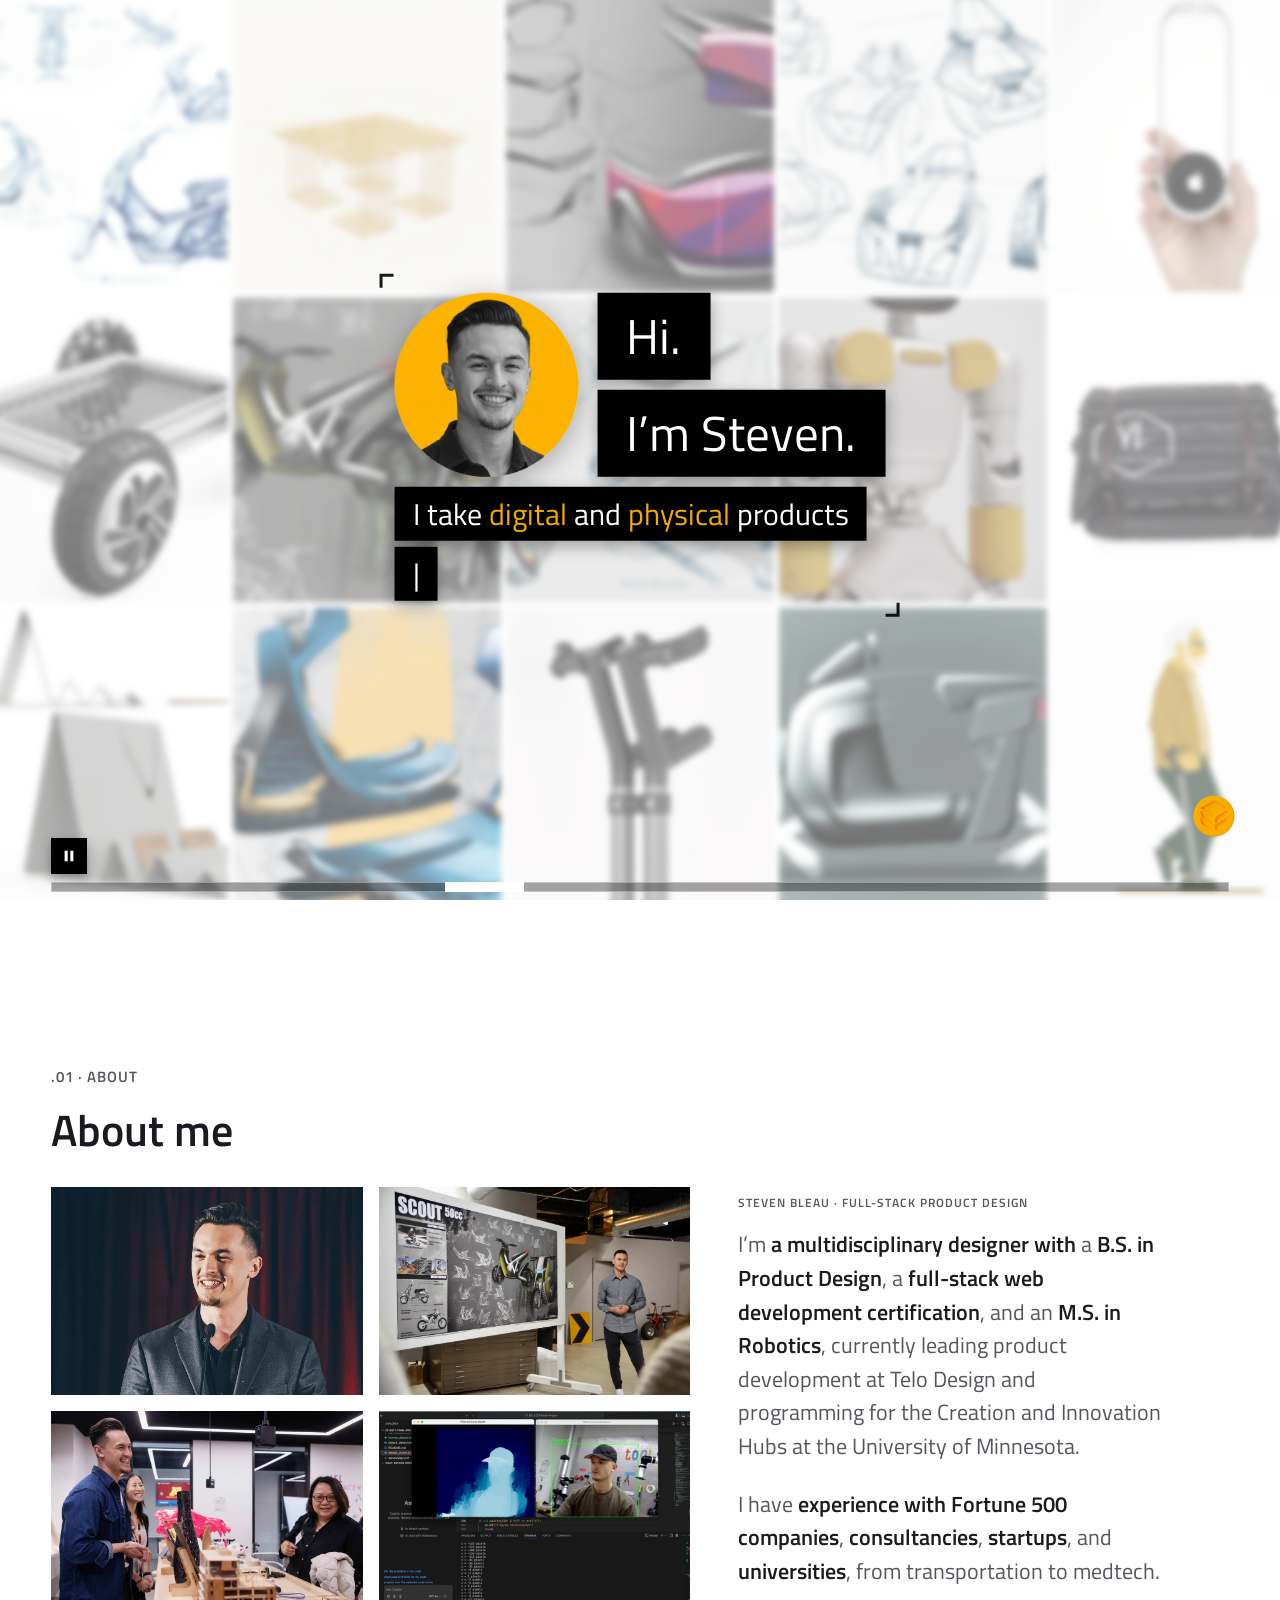
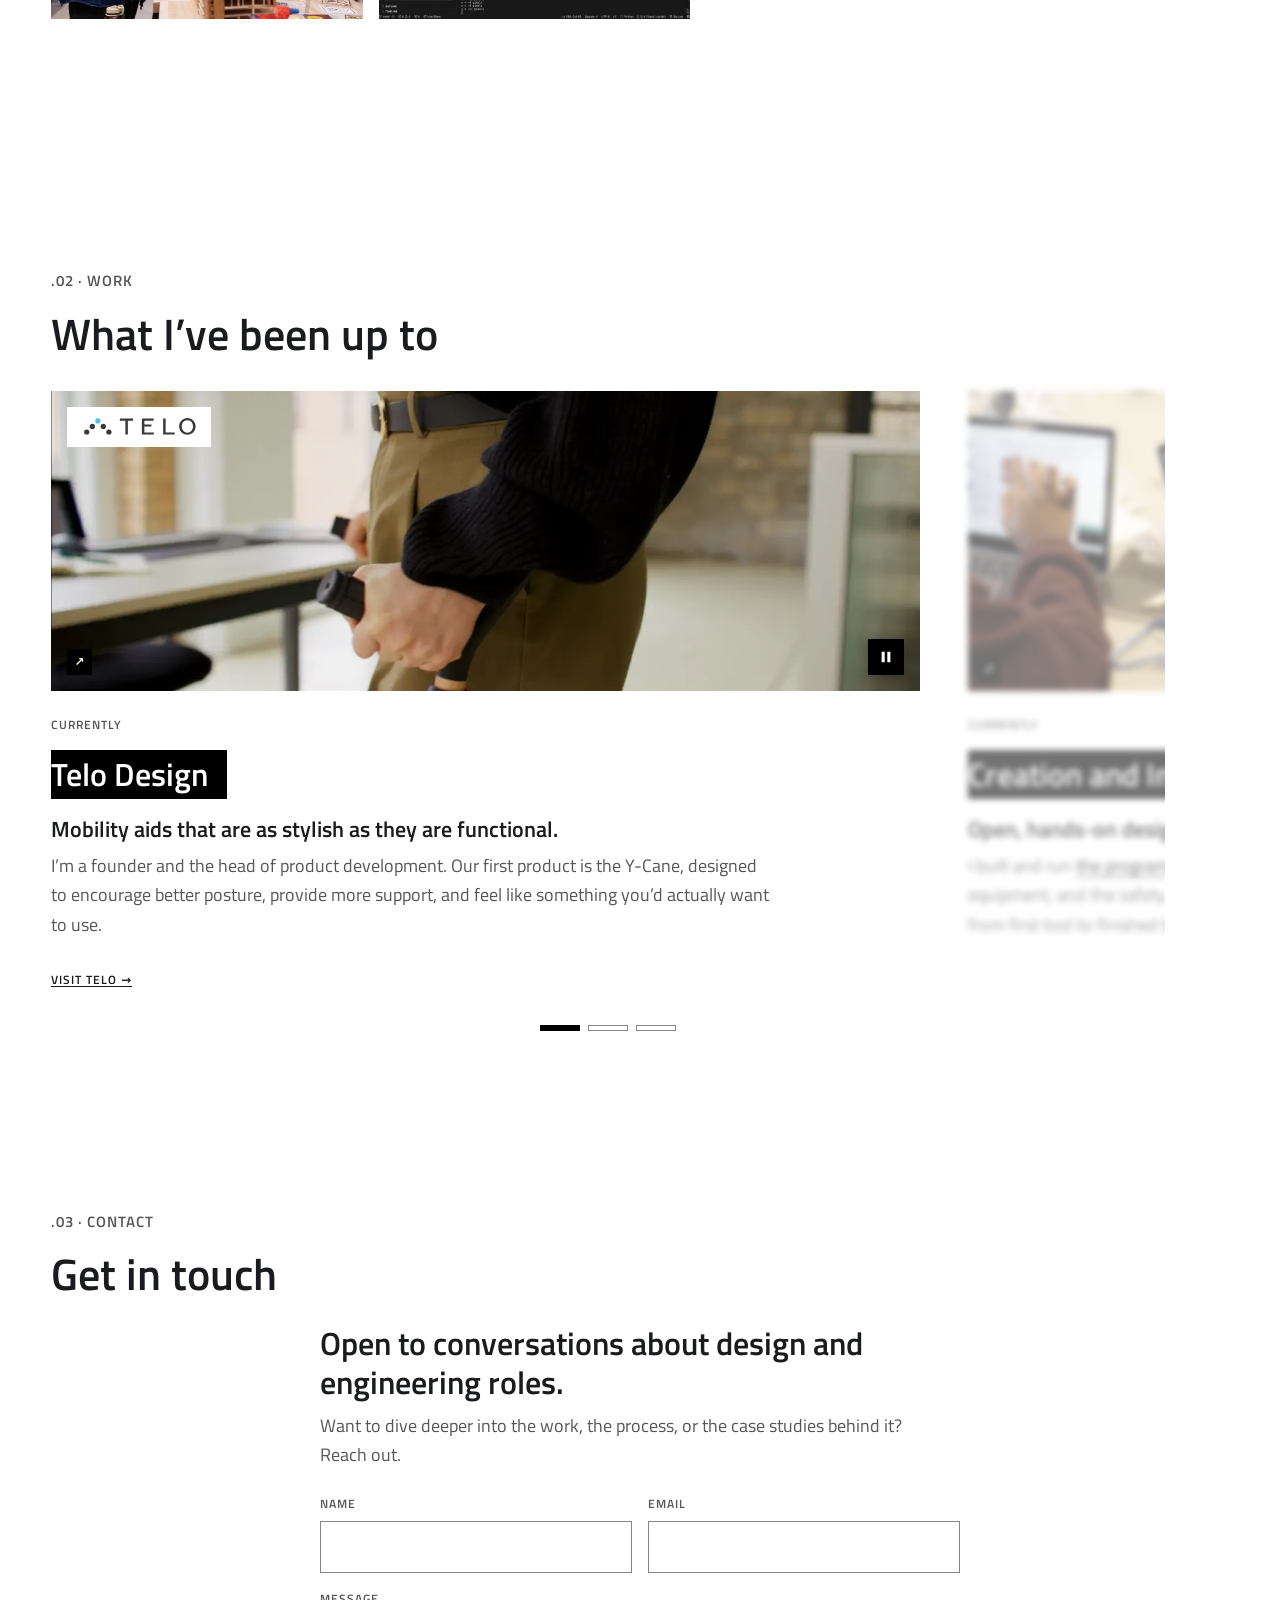
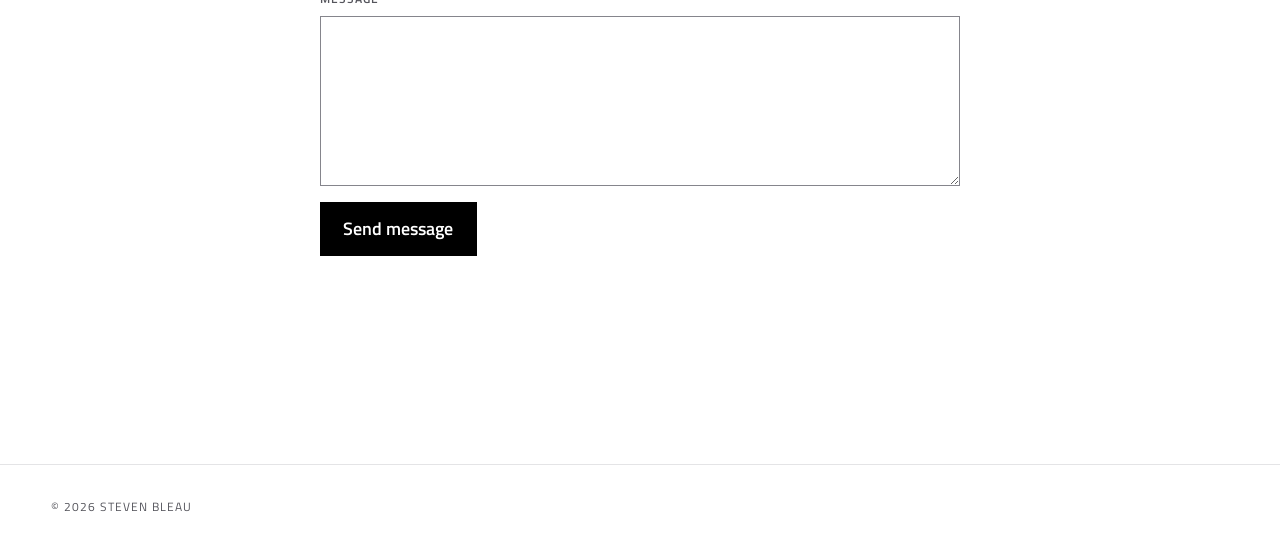
<file: index.html>
<!doctype html>
<html lang="en">
<head>
  <meta charset="utf-8">
  <meta name="viewport" content="width=device-width, initial-scale=1">
  <title>Steven Bleau · Full-Stack Product Design</title>
  <meta name="description" content="Steven Bleau is a full-stack product design engineer: founder of Telo Design, design curriculum and programs at the University of Minnesota, product development at RedGroup, Medtronic, and Studio 04.">
  <link rel="canonical" href="https://stevenbleau.com/">
  <meta name="theme-color" media="(prefers-color-scheme: light)" content="#ffffff">
  <meta name="theme-color" media="(prefers-color-scheme: dark)" content="#121114">
  <link rel="icon" type="image/webp" href="assets/ui/logo.webp">
  <link rel="apple-touch-icon" href="assets/ui/logo.webp">
  <meta property="og:type" content="website">
  <meta property="og:site_name" content="Steven Bleau">
  <meta property="og:url" content="https://stevenbleau.com/">
  <meta property="og:title" content="Steven Bleau · Full-Stack Product Design">
  <meta property="og:description" content="Full-stack product design engineer: founder of Telo Design, design education at the University of Minnesota, product development at RedGroup, Medtronic, and Studio 04.">
  <meta property="og:image" content="https://stevenbleau.com/og-image.jpg">
  <meta name="twitter:card" content="summary_large_image">
  <link rel="preconnect" href="https://fonts.googleapis.com">
  <link rel="preconnect" href="https://fonts.gstatic.com" crossorigin>
  <link rel="stylesheet" href="https://fonts.googleapis.com/css2?family=Titillium+Web:wght@400;600&display=swap">
  <link rel="stylesheet" href="css/style.css?v=76">
  <script src="js/main.js?v=47" defer></script>
</head>
<body>
  <a class="skip-link" href="#main">Skip to content</a>

  <main id="main">
    <section class="hero-collage" id="work" aria-label="Work gallery">
       <!-- Project shots (assets/collage/01-24): 01-11 from the live
            stevenbleau.design grid, 12-19 from the Portfolio Gallery set,
            20 (robot render, photo), and four motion loops: 21 depth camera,
            22 Dotte particle motion, 24 Y-Cane exploded view (animated webp,
            data-animated so the pause button freezes them) and 23 Y-Cane walk
            cycle (gif).
           Column-flow grid, so every 3 tiles below are one column; the 24
           columns loop. Order is solved, not arbitrary: a motion tile sits in
           every 3rd column (rows rotating, 1-2 per screen), the 9
           renders/photos are spaced evenly through the 11 sketches (5-7 in
           any 15 visible tiles), each image recurs only every 6+ columns so
           no duplicate is ever on screen, and no column repeats a subject.
           Columns 6+ start off-screen: lazy.
           Regenerate with scratchpad/collage_solver.py if images change. -->
      <div class="collage" data-collage role="group" aria-label="Gallery shots">
        <img src="assets/collage/13.webp" width="300" height="200" alt="">
        <img src="assets/collage/08.webp" width="300" height="200" alt="">
        <img src="assets/collage/01.webp" width="300" height="200" alt="">
        <img src="assets/collage/22.webp" width="300" height="200" alt="" data-animated>
        <img src="assets/collage/10.webp" width="300" height="200" alt="">
        <img src="assets/collage/04.webp" width="300" height="200" alt="">
        <img src="assets/collage/03.webp" width="300" height="200" alt="">
        <img src="assets/collage/19.webp" width="300" height="200" alt="">
        <img src="assets/collage/02.webp" width="300" height="200" alt="">
        <img src="assets/collage/18.webp" width="300" height="200" alt="">
        <img src="assets/collage/20.webp" width="300" height="200" alt="">
        <img src="assets/collage/12.webp" width="300" height="200" alt="">
        <img src="assets/collage/09.webp" width="300" height="200" alt="">
        <img src="assets/collage/06.webp" width="300" height="200" alt="">
        <img src="assets/collage/23.gif" width="300" height="200" alt="">
        <img src="assets/collage/16.webp" width="300" height="200" alt="" loading="lazy">
        <img src="assets/collage/07.webp" width="300" height="200" alt="" loading="lazy">
        <img src="assets/collage/14.webp" width="300" height="200" alt="" loading="lazy">
        <img src="assets/collage/15.webp" width="300" height="200" alt="" loading="lazy">
        <img src="assets/collage/13.webp" width="300" height="200" alt="" loading="lazy">
        <img src="assets/collage/11.webp" width="300" height="200" alt="" loading="lazy">
        <img src="assets/collage/17.webp" width="300" height="200" alt="" loading="lazy">
        <img src="assets/collage/21.webp" width="300" height="200" alt="" data-animated loading="lazy">
        <img src="assets/collage/05.webp" width="300" height="200" alt="" loading="lazy">
        <img src="assets/collage/10.webp" width="300" height="200" alt="" loading="lazy">
        <img src="assets/collage/01.webp" width="300" height="200" alt="" loading="lazy">
        <img src="assets/collage/19.webp" width="300" height="200" alt="" loading="lazy">
        <img src="assets/collage/04.webp" width="300" height="200" alt="" loading="lazy">
        <img src="assets/collage/18.webp" width="300" height="200" alt="" loading="lazy">
        <img src="assets/collage/08.webp" width="300" height="200" alt="" loading="lazy">
        <img src="assets/collage/24.webp" width="300" height="200" alt="" data-animated loading="lazy">
        <img src="assets/collage/09.webp" width="300" height="200" alt="" loading="lazy">
        <img src="assets/collage/12.webp" width="300" height="200" alt="" loading="lazy">
        <img src="assets/collage/20.webp" width="300" height="200" alt="" loading="lazy">
        <img src="assets/collage/03.webp" width="300" height="200" alt="" loading="lazy">
        <img src="assets/collage/16.webp" width="300" height="200" alt="" loading="lazy">
        <img src="assets/collage/13.webp" width="300" height="200" alt="" loading="lazy">
        <img src="assets/collage/02.webp" width="300" height="200" alt="" loading="lazy">
        <img src="assets/collage/06.webp" width="300" height="200" alt="" loading="lazy">
        <img src="assets/collage/07.webp" width="300" height="200" alt="" loading="lazy">
        <img src="assets/collage/17.webp" width="300" height="200" alt="" loading="lazy">
        <img src="assets/collage/22.webp" width="300" height="200" alt="" data-animated loading="lazy">
        <img src="assets/collage/14.webp" width="300" height="200" alt="" loading="lazy">
        <img src="assets/collage/19.webp" width="300" height="200" alt="" loading="lazy">
        <img src="assets/collage/11.webp" width="300" height="200" alt="" loading="lazy">
        <img src="assets/collage/05.webp" width="300" height="200" alt="" loading="lazy">
        <img src="assets/collage/04.webp" width="300" height="200" alt="" loading="lazy">
        <img src="assets/collage/18.webp" width="300" height="200" alt="" loading="lazy">
        <img src="assets/collage/10.webp" width="300" height="200" alt="" loading="lazy">
        <img src="assets/collage/23.gif" width="300" height="200" alt="" loading="lazy">
        <img src="assets/collage/15.webp" width="300" height="200" alt="" loading="lazy">
        <img src="assets/collage/01.webp" width="300" height="200" alt="" loading="lazy">
        <img src="assets/collage/08.webp" width="300" height="200" alt="" loading="lazy">
        <img src="assets/collage/16.webp" width="300" height="200" alt="" loading="lazy">
        <img src="assets/collage/09.webp" width="300" height="200" alt="" loading="lazy">
        <img src="assets/collage/13.webp" width="300" height="200" alt="" loading="lazy">
        <img src="assets/collage/03.webp" width="300" height="200" alt="" loading="lazy">
        <img src="assets/collage/21.webp" width="300" height="200" alt="" data-animated loading="lazy">
        <img src="assets/collage/20.webp" width="300" height="200" alt="" loading="lazy">
        <img src="assets/collage/02.webp" width="300" height="200" alt="" loading="lazy">
        <img src="assets/collage/12.webp" width="300" height="200" alt="" loading="lazy">
        <img src="assets/collage/19.webp" width="300" height="200" alt="" loading="lazy">
        <img src="assets/collage/06.webp" width="300" height="200" alt="" loading="lazy">
        <img src="assets/collage/18.webp" width="300" height="200" alt="" loading="lazy">
        <img src="assets/collage/07.webp" width="300" height="200" alt="" loading="lazy">
        <img src="assets/collage/17.webp" width="300" height="200" alt="" loading="lazy">
        <img src="assets/collage/14.webp" width="300" height="200" alt="" loading="lazy">
        <img src="assets/collage/11.webp" width="300" height="200" alt="" loading="lazy">
        <img src="assets/collage/24.webp" width="300" height="200" alt="" data-animated loading="lazy">
        <img src="assets/collage/05.webp" width="300" height="200" alt="" loading="lazy">
        <img src="assets/collage/16.webp" width="300" height="200" alt="" loading="lazy">
        <img src="assets/collage/15.webp" width="300" height="200" alt="" loading="lazy">
      </div>
      <div class="hero-type">
        <h1 class="visually-hidden">Hi. I&rsquo;m Steven.</h1>
        <img class="hero-portrait" src="assets/ui/headshot.webp?v=2" width="450" height="450" alt="Portrait of Steven Bleau">
        <div class="typed" id="typed-container">
          <span class="typed-line" aria-hidden="true">Hi.</span>
          <span class="typed-line" aria-hidden="true">I&rsquo;m Steven.</span>
          <span class="typed-line typed-line--flush typed-line--small" aria-hidden="true">I take <em class="hl">digital</em> and <em class="hl">physical</em> products</span>
          <span class="typed-line typed-line--flush typed-line--small cursor" aria-hidden="true">from <em class="hl">research</em> to <em class="hl">launch</em></span>
        </div>
        <p class="visually-hidden">I take digital and physical products from research to launch.</p>
      </div>
      <nav class="dot-nav" aria-label="Jump to section">
        <a href="#work" aria-label="Gallery" class="is-active" aria-current="true"><span>Gallery</span></a>
        <a href="#about" aria-label="About"><span>About</span></a>
        <a href="#currently" aria-label="Work"><span>Work</span></a>
        <a href="#contact" aria-label="Get in touch"><span>Contact</span></a>
      </nav>
    </section>

    <div class="wrap">
      <section id="about" aria-labelledby="about-title">
        <p class="eyebrow">.01 &middot; About</p>
        <h2 id="about-title">About me</h2>
        <ul class="work-list work-list--h" data-hsnap>
          <li>
            <div class="work-entry">
              <div class="about-photos">
                <span><img src="assets/ui/about-3.webp" width="533" height="800" loading="lazy" alt="Steven speaking at a clear podium in front of a dark curtain"></span>
                <span><img src="assets/ui/about-1.webp" width="1000" height="663" loading="lazy" alt="Steven presenting a Scout 50cc scooter design board in a studio"></span>
                <span><img src="assets/ui/about-2.webp" width="1000" height="667" loading="lazy" alt="Steven laughing with two visitors at a makerspace table of 3D-printed models"></span>
                <span><img src="assets/ui/about-4.webp" width="1000" height="626" loading="lazy" alt="Depth camera project on a laptop: a depth map beside a live camera view detecting Steven as a person"></span>
              </div>
              <div class="work-entry-body">
                <span class="work-index">Steven Bleau &middot; Full-stack product design</span>
                <p class="work-snapshot">I&rsquo;m <strong>a multidisciplinary designer with</strong> a <strong>B.S. in Product Design</strong>, a <strong>full-stack web development certification</strong>, and an <strong>M.S. in Robotics</strong>, currently leading product development at Telo Design and programming for the Creation and Innovation Hubs at the University of Minnesota.</p>
                <p class="work-snapshot">I have <strong>experience with</strong> <strong>Fortune 500 companies</strong>, <strong>consultancies</strong>, <strong>startups</strong>, and <strong>universities</strong>, from transportation to medtech.</p>
              </div>
            </div>
          </li>
        </ul>
      </section>

      <section id="currently" aria-labelledby="currently-title">
        <p class="eyebrow">.02 &middot; Work</p>
        <h2 id="currently-title">What I&rsquo;ve been up to</h2>
        <ul class="work-list work-list--h" data-hsnap>
          <li>
            <div class="work-entry">
              <span class="work-plate work-plate--video">
                <a class="work-plate-link" href="https://www.youtube.com/watch?v=1XRJhxSlxXU" target="_blank" rel="noopener"
                   aria-label="The Y-Cane by Telo, an ergonomic Y-shaped walking cane, shown in use. Watch the video on YouTube (opens in a new tab)">
                  <video muted loop playsinline preload="metadata" disablepictureinpicture
                         poster="assets/video/ycane-poster.webp" aria-hidden="true">
                    <source src="assets/video/ycane.mp4" type="video/mp4">
                  </video>
                </a>
                <img class="work-plate-logo" src="assets/ui/logo-telo.svg" width="262" height="50"
                     loading="lazy" alt="Telo">
              </span>
              <span class="work-entry-body">
                <span class="work-index">Currently</span>
                <h3><span class="block">Telo Design</span></h3>
                <span class="work-subhead">Mobility aids that are as stylish as they are functional.</span>
                <span class="work-snapshot">I&rsquo;m a founder and the head of product development. Our first product is the Y-Cane, designed to encourage better posture, provide more support, and feel like something you&rsquo;d actually want to use.</span>
                <a class="work-link" href="https://telodesign.com" target="_blank" rel="noopener">Visit Telo <span aria-hidden="true">&rarr;</span><span class="visually-hidden"> (opens in a new tab)</span></a>
              </span>
            </div>
          </li>
          <li>
            <div class="work-entry">
              <figure class="work-gallery">
                <a class="work-gallery-link" href="https://libnews.umn.edu/2024/04/libraries-makerspaces-partner-with-science-museum-to-explore-intersections-of-race-and-engineering/" target="_blank" rel="noopener">
                  <img src="assets/work/makerspaces-program/hero.webp" width="790" height="1066" loading="lazy"
                       alt="Participants working on hands-on build projects in the makerspace studio. Read the UMN Libraries story about the program (opens in a new tab)">
                </a>
                <a class="work-gallery-link" href="https://twin-cities.umn.edu/news-events/elevating-student-learning-hands-learning-spaces" target="_blank" rel="noopener">
                  <img src="assets/work/makerspaces-program/01-problem.webp" width="1500" height="1000" loading="lazy"
                       alt="A student assembling a 3D printer at a workbench. Read the University of Minnesota story on hands-on learning spaces (opens in a new tab)">
                </a>
                <a class="work-gallery-link" href="https://www.lib.umn.edu/news/2025/03/future-occupational-therapists-are-transforming-field-virtual-reality-and-3d-printing" target="_blank" rel="noopener">
                  <img src="assets/work/makerspaces-program/02-process.webp" width="760" height="1000" loading="lazy"
                       alt="A student in a VR headset exploring a projected model. Read the UMN Libraries story on occupational therapy students using VR and 3D printing (opens in a new tab)">
                </a>
              </figure>
              <span class="work-entry-body">
                <span class="work-index">Currently</span>
                <h3><span class="block">Creation and Innovation Hubs</span></h3>
                <span class="work-subhead">Open, hands-on design and digital fabrication at the University of Minnesota.</span>
                <span class="work-snapshot">I built and run <a href="https://libnews.umn.edu/2025/02/learn-to-make-almost-anything-with-the-umn-libraries-maker-bootcamp/" target="_blank" rel="noopener">the program<span class="visually-hidden"> (opens in a new tab)</span></a>, designed to foster creativity at all levels. I own the curriculum, the equipment, and the safety and operations systems that carry students across the university from first tool to finished build.</span>
              </span>
            </div>
          </li>
          <li id="previously">
            <div class="work-entry">
              <div class="work-entry-body">
                <span class="work-index">Previously</span>
                <ol class="edu">
                  <li class="edu-item">
                    <img class="logo-dark" src="assets/ui/logo-redgroup.webp" width="760" height="252" loading="lazy"
                         alt="RedGroup, an Amphenol CMT brand">
                    <h3><span class="block">RedGroup</span></h3>
                    <p class="meta">Product development</p>
                    <p>New product development for client companies across medical and commercial device lines.</p>
                  </li>
                  <li class="edu-item">
                    <img src="assets/ui/logo-medtronic.webp" width="580" height="212" loading="lazy"
                         alt="Medtronic">
                    <h3><span class="block">Medtronic</span></h3>
                    <p class="meta">Medical device</p>
                    <p>Device design as part of the innovation lab inside one of the world&rsquo;s largest medtech companies.</p>
                  </li>
                  <li class="edu-item">
                    <img src="assets/ui/studio04-logo.png" width="1200" height="300" loading="lazy"
                         alt="Studio 04">
                    <h3><span class="block">Studio 04</span></h3>
                    <p class="meta">Transportation design</p>
                    <p>End-to-end industrial design for global automotive companies. Talent has since moved onto design leadership roles at CATERPILLAR inc.</p>
                  </li>
                </ol>
              </div>
            </div>
          </li>
        </ul>
      </section>

      <section class="contact" id="contact" aria-labelledby="contact-title">
        <p class="eyebrow">.03 &middot; Contact</p>
        <h2 id="contact-title">Get in touch</h2>
        <p class="contact-lede">Open to conversations about design and engineering roles.</p>
        <p class="contact-sub">Want to dive deeper into the work, the process, or the case studies behind it? Reach out.</p>
        <form class="contact-form" action="https://formspree.io/f/xoeelaqp" method="POST">
          <div class="contact-form-row">
            <div class="contact-field">
              <label for="cf-name">Name</label>
              <input type="text" id="cf-name" name="name" autocomplete="name" required>
            </div>
            <div class="contact-field">
              <label for="cf-email">Email</label>
              <input type="email" id="cf-email" name="email" autocomplete="email" required>
            </div>
          </div>
          <div class="contact-field">
            <label for="cf-message">Message</label>
            <textarea id="cf-message" name="message" rows="5" required></textarea>
          </div>
          <button type="submit" class="contact-submit">Send message</button>
          <p class="contact-status" role="status" aria-live="polite"></p>
          <input type="text" name="_gotcha" class="visually-hidden" tabindex="-1" autocomplete="off" aria-hidden="true">
        </form>
      </section>
    </div>
  </main>

  <footer class="site-footer">
    <div class="wrap wrap--bleed">
      <span class="meta">&copy; <span data-year>2026</span> Steven Bleau</span>
    </div>
  </footer>

  <a class="brand-float is-condensed" href="#work" aria-label="Steven Bleau . Design - back to the work gallery">
    <img class="brand-float-mark" src="assets/ui/logo.webp" width="180" height="180" alt="">
    <span class="brand-float-text">Steven Bleau . Design</span>
  </a>
</body>
</html>
</file>
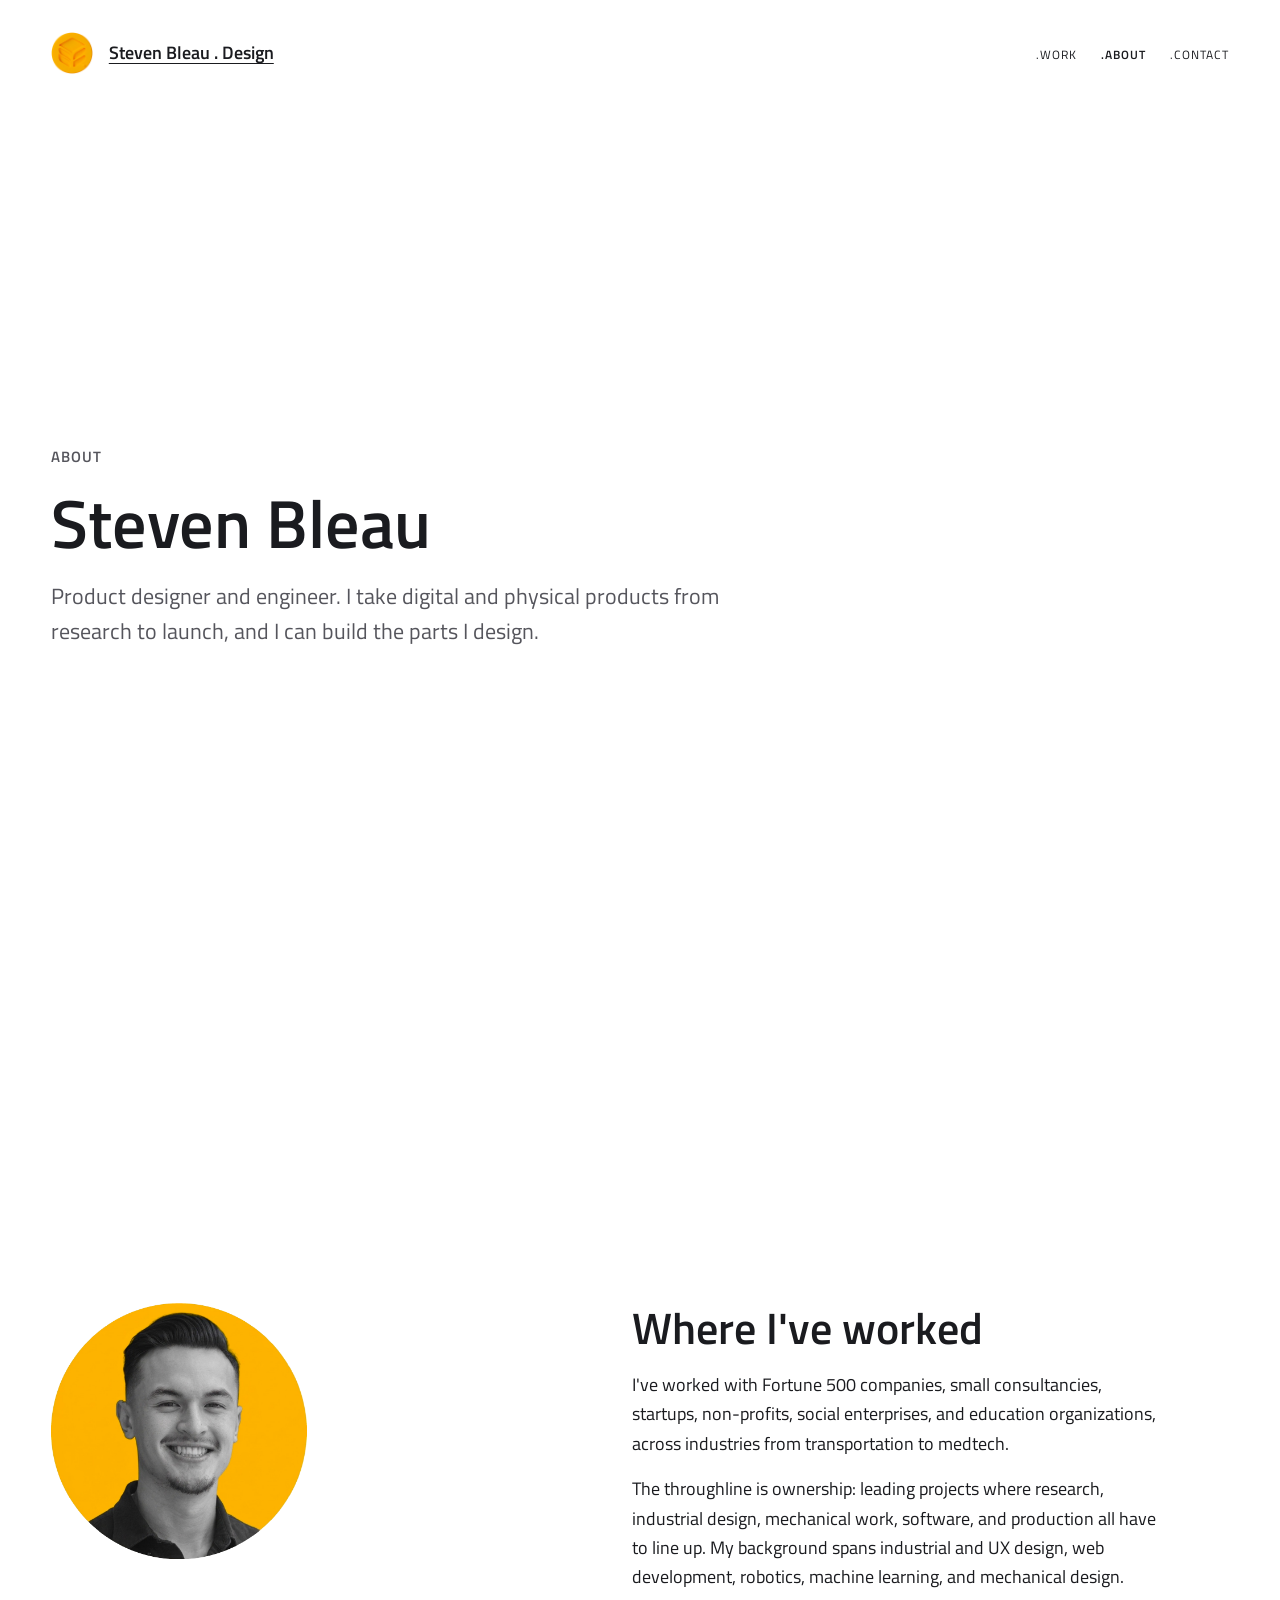
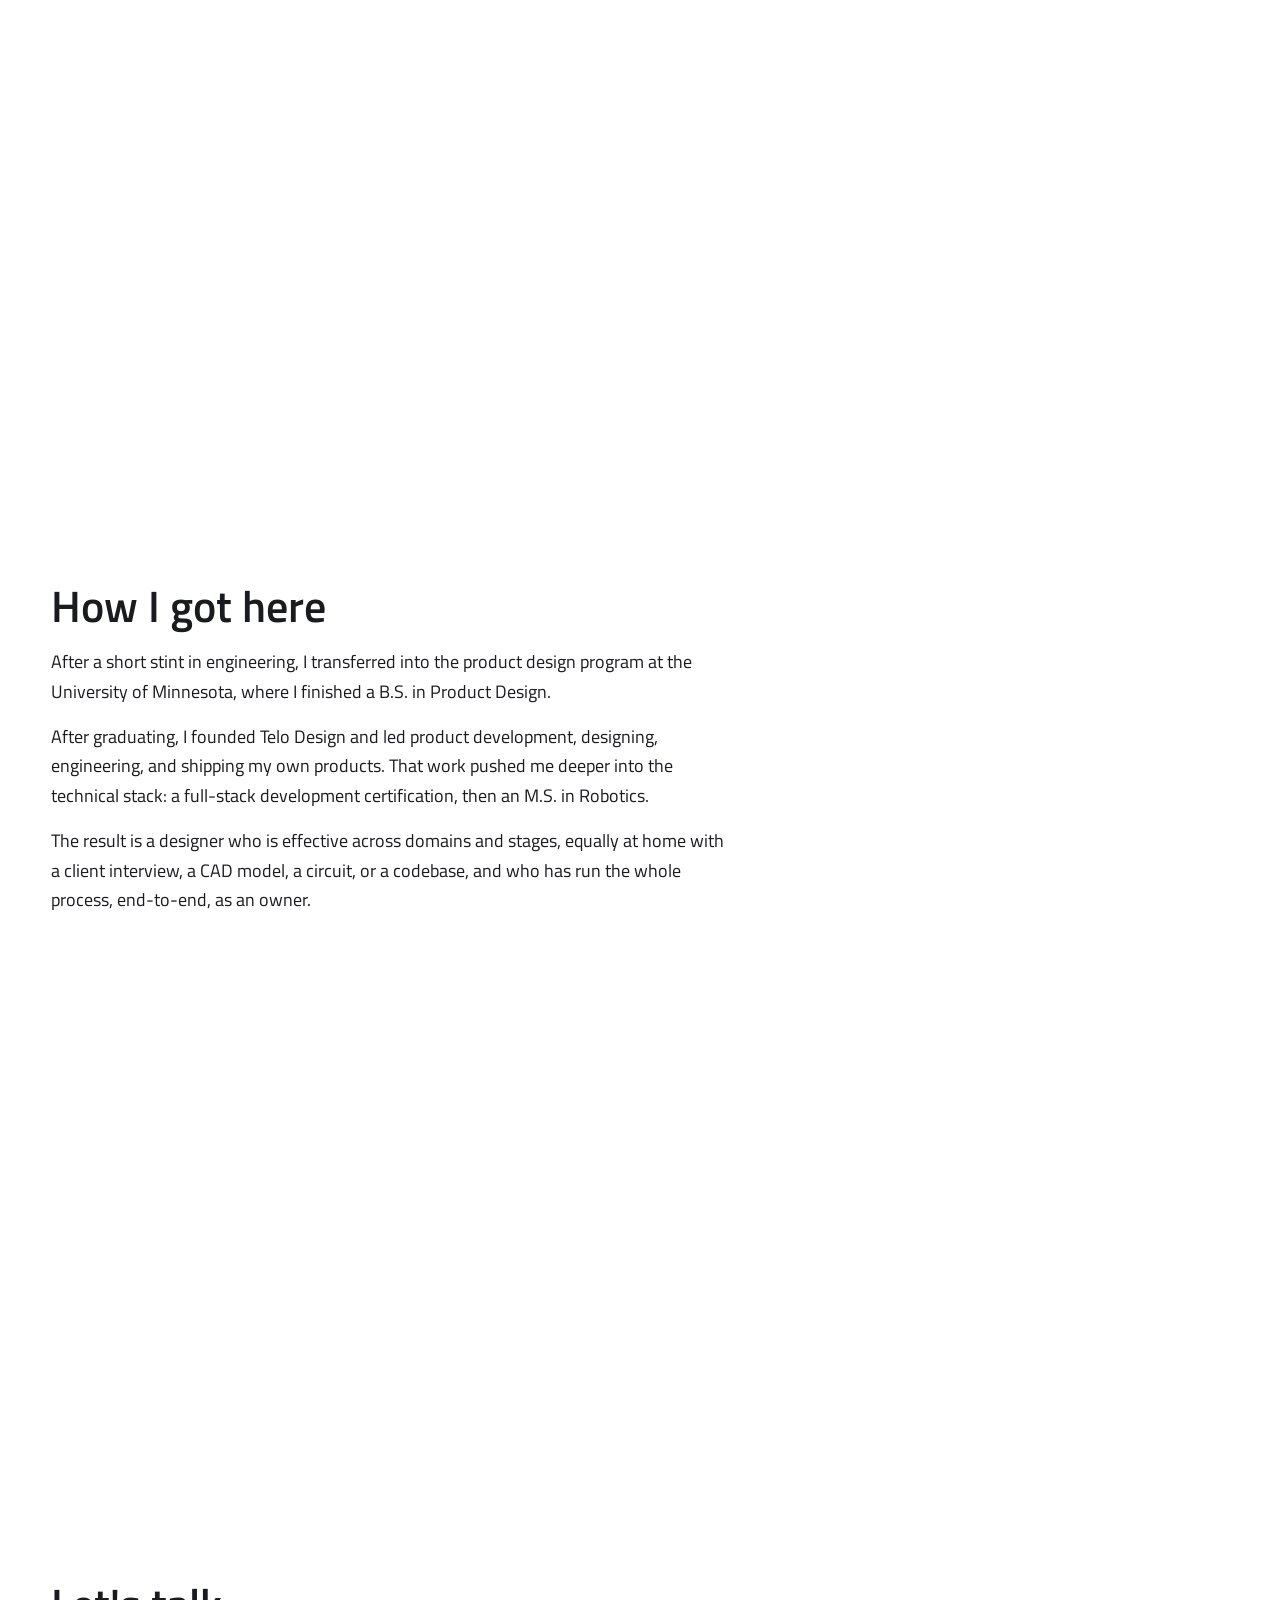
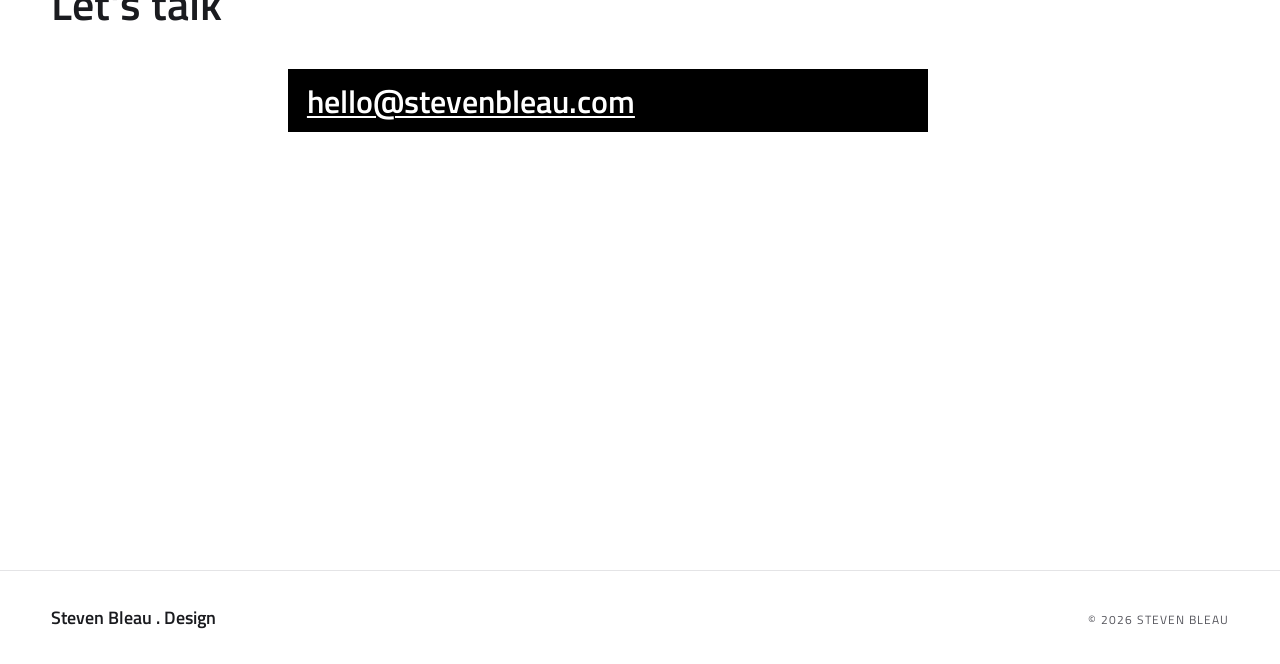
<file: work/_archive/about-page/index.html>
<!doctype html>
<html lang="en">
<head>
  <meta charset="utf-8">
  <meta name="viewport" content="width=device-width, initial-scale=1">
  <title>About · Steven Bleau</title>
  <meta name="description" content="Steven Bleau: product designer and engineer with a B.S. in Product Design, full-stack development certification, and an M.S. in Robotics. Founder of Telo Design.">
  <link rel="canonical" href="https://stevenbleau.com/about/">
  <meta name="theme-color" media="(prefers-color-scheme: light)" content="#ffffff">
  <meta name="theme-color" media="(prefers-color-scheme: dark)" content="#121114">
  <link rel="icon" type="image/webp" href="../../../assets/ui/logo.webp">
  <link rel="apple-touch-icon" href="../../../assets/ui/logo.webp">
  <meta property="og:type" content="profile">
  <meta property="og:site_name" content="Steven Bleau">
  <meta property="og:url" content="https://stevenbleau.com/about/">
  <meta property="og:title" content="About · Steven Bleau">
  <meta property="og:description" content="Product designer and engineer: B.S. Product Design, full-stack development, M.S. Robotics. Founder of Telo Design.">
  <meta property="og:image" content="https://stevenbleau.com/og-image.jpg">
  <meta name="twitter:card" content="summary_large_image">
  <link rel="preconnect" href="https://fonts.googleapis.com">
  <link rel="preconnect" href="https://fonts.gstatic.com" crossorigin>
  <link rel="stylesheet" href="https://fonts.googleapis.com/css2?family=Titillium+Web:wght@400;600&display=swap">
  <link rel="stylesheet" href="../../../css/style.css?v=3">
  <script src="../../../js/main.js?v=3" defer></script>
</head>
<body>
  <a class="skip-link" href="#main">Skip to content</a>

  <div class="wrap">
    <header class="site-header">
      <a class="wordmark" href="../../../index.html">
        <img class="wordmark-mark" src="../../../assets/ui/logo.webp" width="180" height="180" alt="">
        <span>Steven Bleau . Design</span>
      </a>
      <nav class="site-nav" aria-label="Main">
        <ul>
          <li><a href="../../../index.html#work">Work</a></li>
          <li><a href="../about-page/" aria-current="page">About</a></li>
          <li><a href="../../../index.html#contact">Contact</a></li>
        </ul>
      </nav>
    </header>
  </div>

  <main id="main">
    <div class="wrap">
      <section class="hero">
        <p class="eyebrow">About</p>
        <h1>Steven Bleau</h1>
        <p class="lede">Product designer and engineer. I take digital and physical products from research to launch, and I can build the parts I design.</p>
      </section>

      <section aria-labelledby="career-title">
        <div class="split">
          <img class="portrait" src="../../../assets/ui/headshot.webp?v=2" width="450" height="450" loading="lazy"
               alt="Portrait of Steven Bleau">
          <div class="measure">
            <h2 id="career-title">Where I've worked</h2>
            <p>I've worked with Fortune 500 companies, small consultancies, startups, non-profits, social enterprises, and education organizations, across industries from transportation to medtech.</p>
            <p>The throughline is ownership: leading projects where research, industrial design, mechanical work, software, and production all have to line up. My background spans industrial and UX design, web development, robotics, machine learning, and mechanical design.</p>
          </div>
        </div>
      </section>

      <section aria-labelledby="path-title">
        <div class="measure">
          <h2 id="path-title">How I got here</h2>
          <p>After a short stint in engineering, I transferred into the product design program at the University of Minnesota, where I finished a B.S. in Product Design.</p>
          <p>After graduating, I founded Telo Design and led product development, designing, engineering, and shipping my own products. That work pushed me deeper into the technical stack: a full-stack development certification, then an M.S. in Robotics.</p>
          <p>The result is a designer who is effective across domains and stages, equally at home with a client interview, a CAD model, a circuit, or a codebase, and who has run the whole process, end-to-end, as an owner.</p>
        </div>
      </section>

      <section class="contact" aria-labelledby="contact-title">
        <h2 id="contact-title">Let's talk</h2>
        <!-- TODO: confirm preferred contact address -->
        <a class="big-link" href="mailto:hello@stevenbleau.com?subject=Saying%20hello">hello@stevenbleau.com</a>
      </section>
    </div>
  </main>

  <footer class="site-footer">
    <div class="wrap">
      <span class="wordmark">Steven Bleau . Design</span>
      <span class="meta">&copy; <span data-year>2026</span> Steven Bleau</span>
    </div>
  </footer>
</body>
</html>
</file>
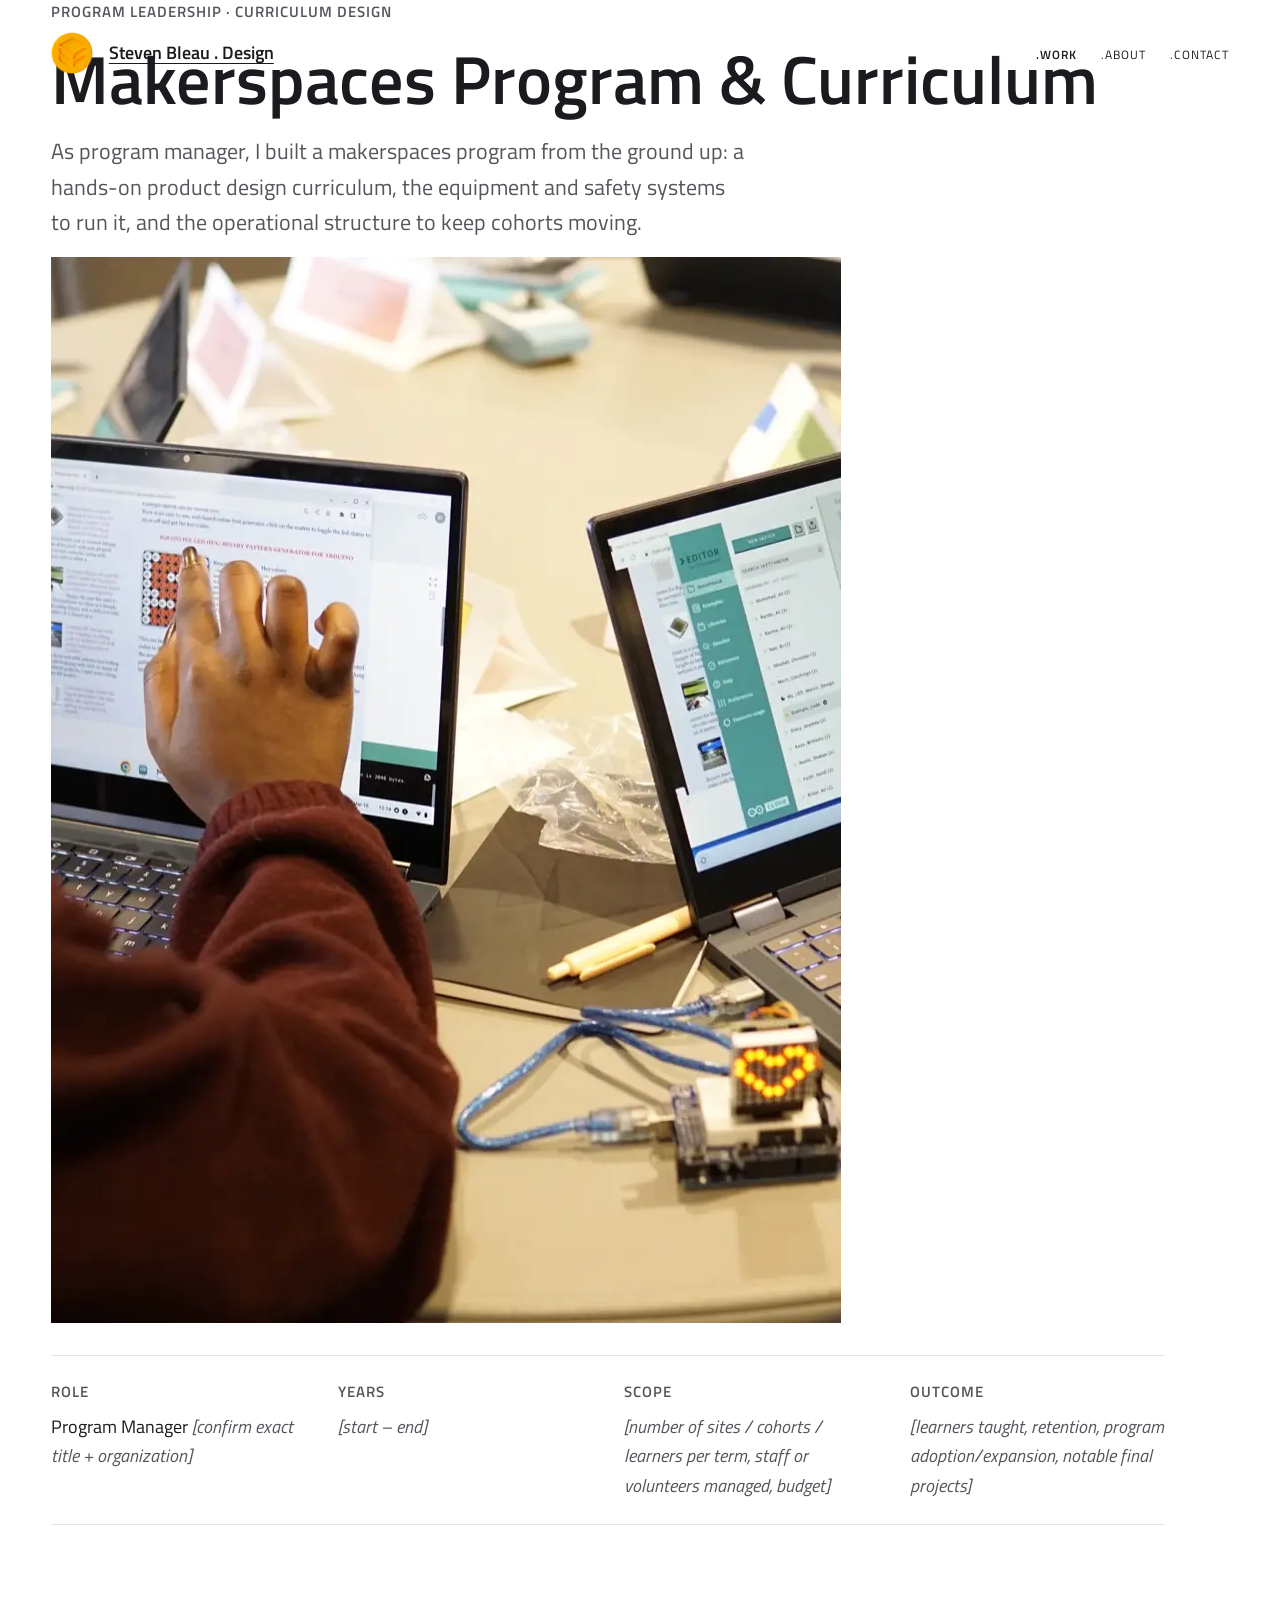
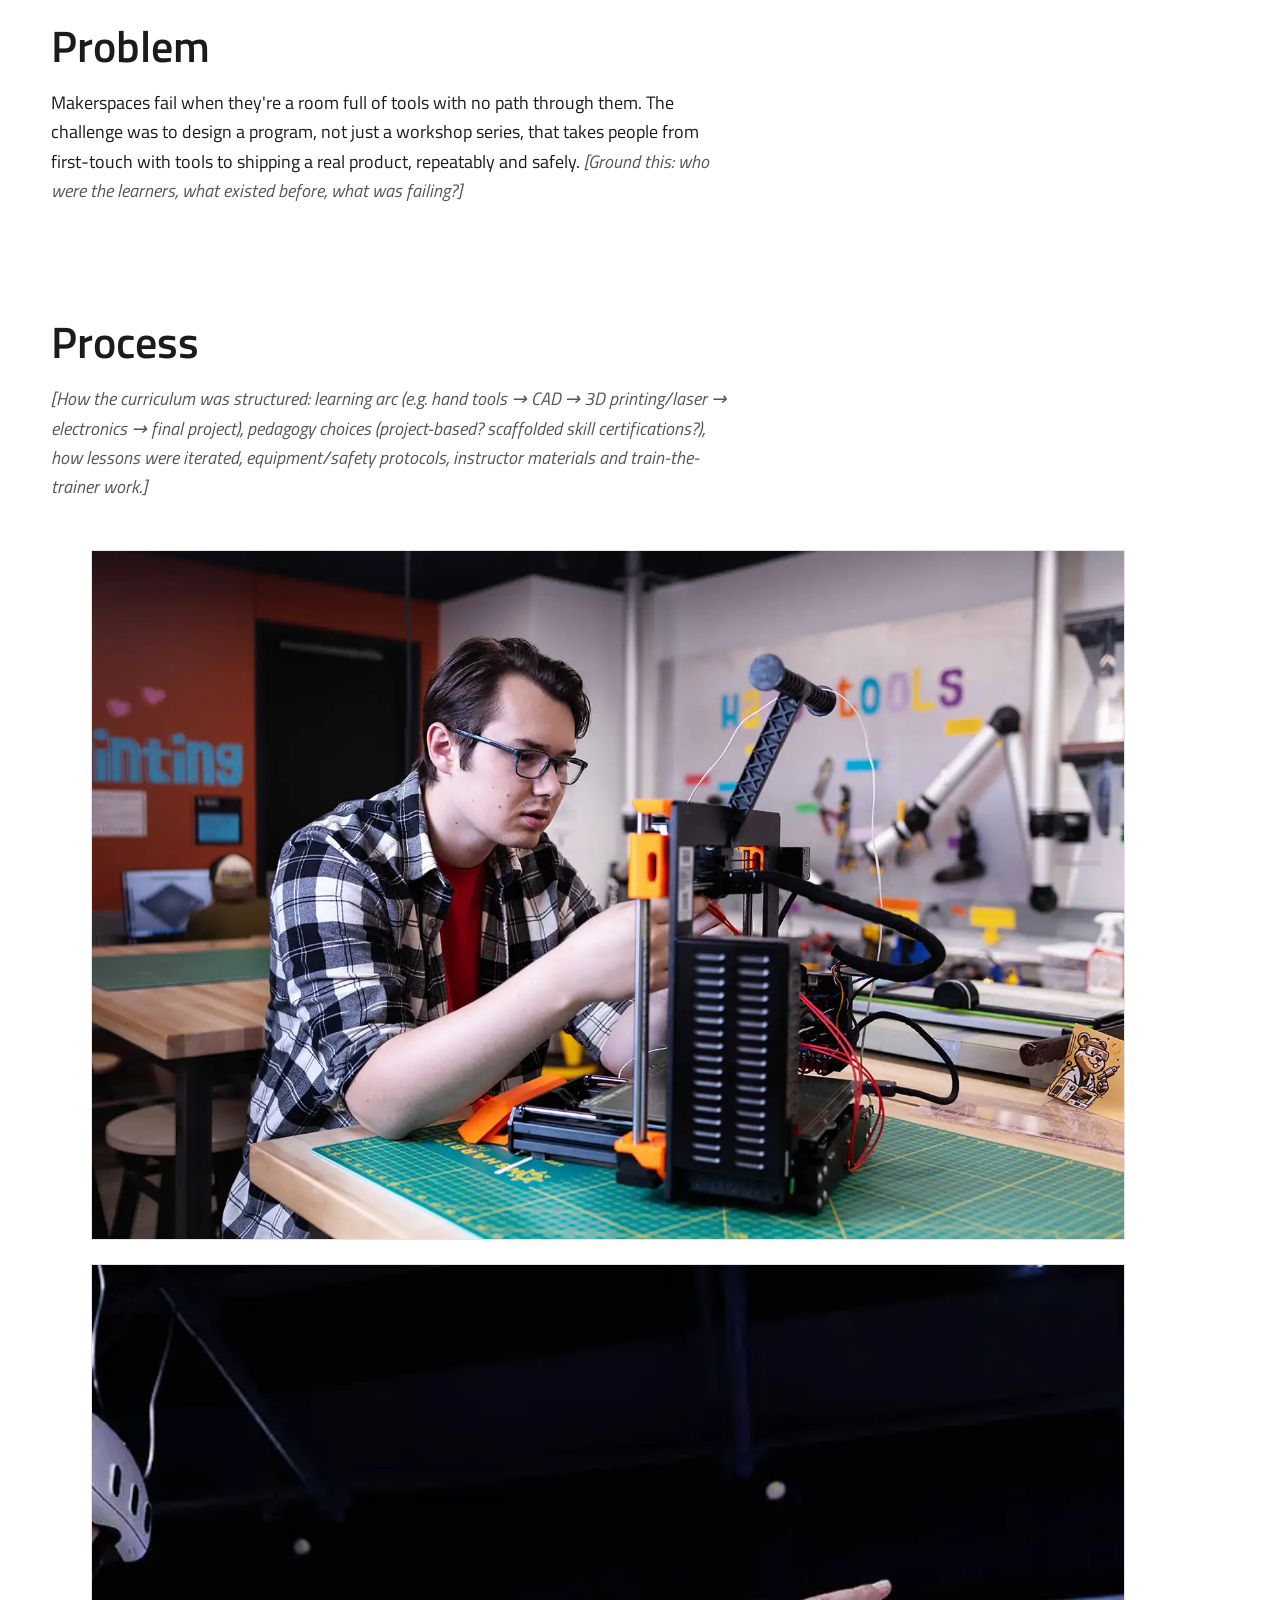
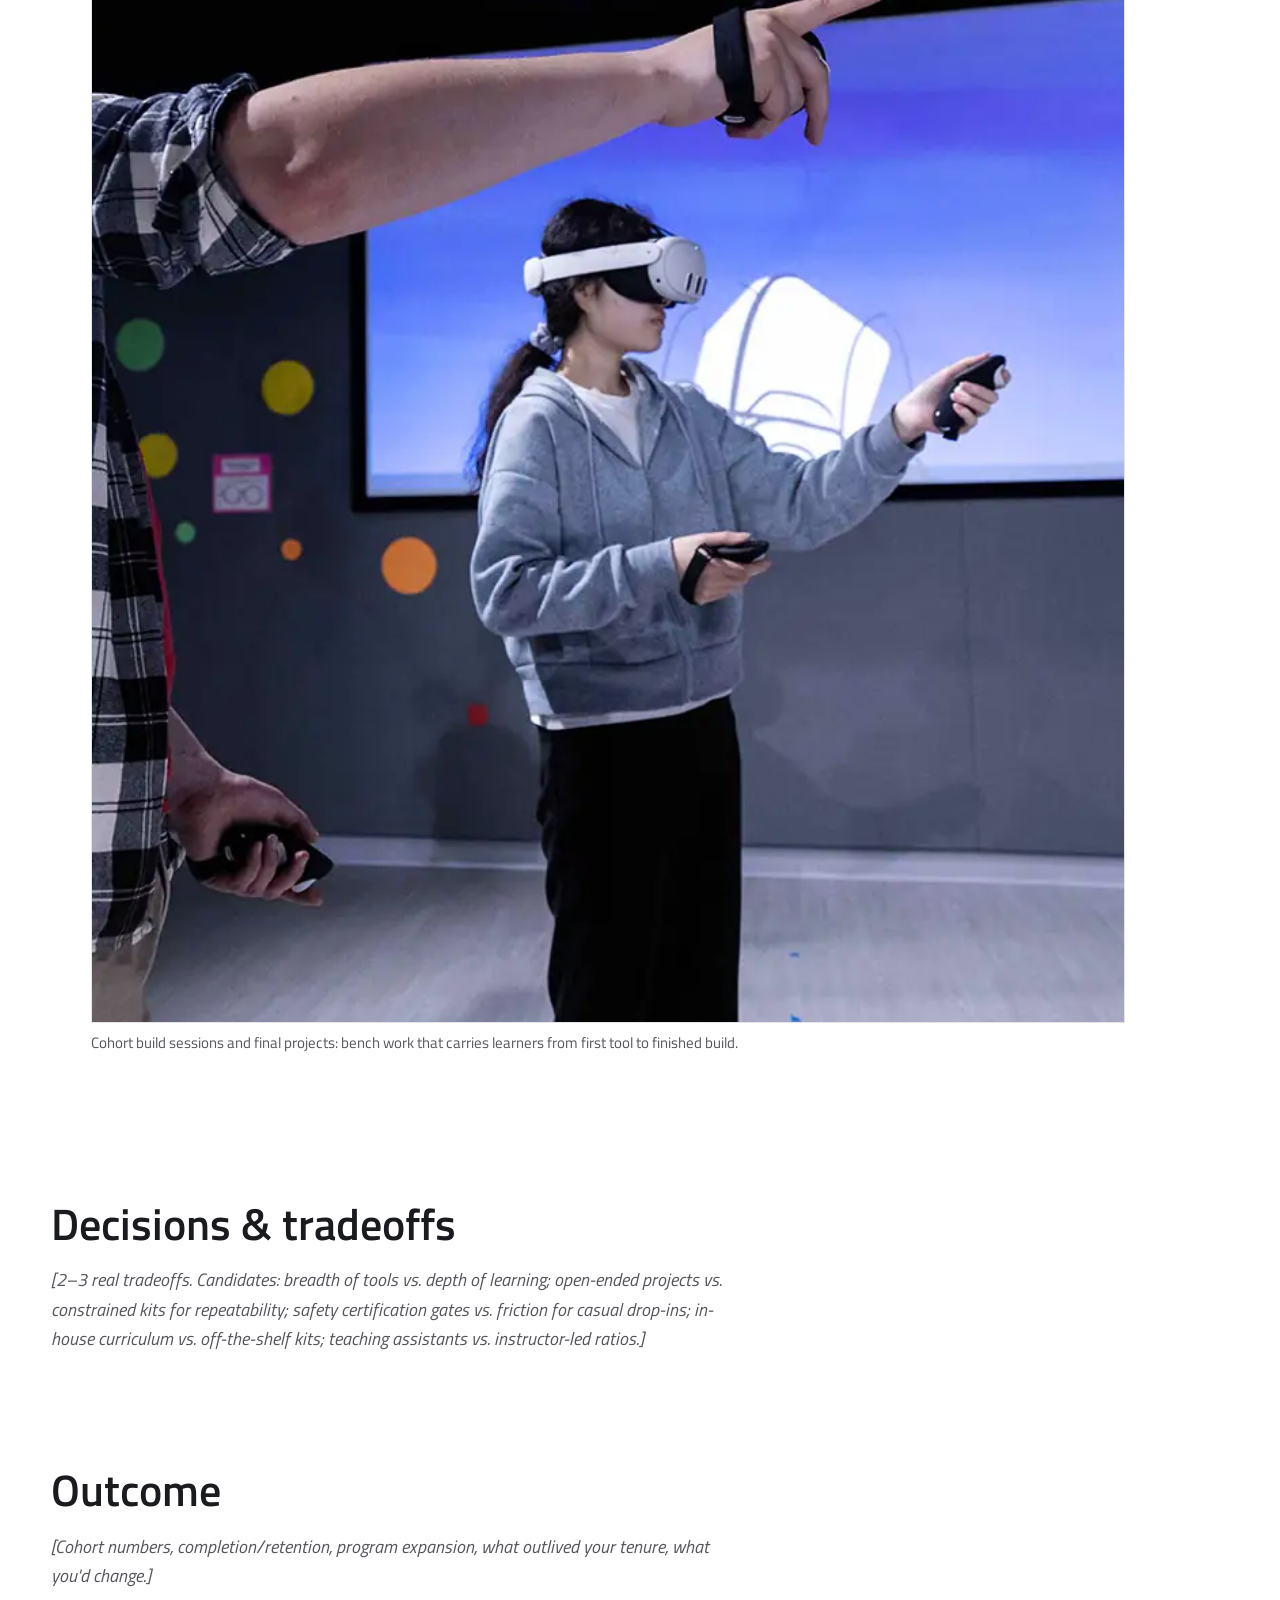
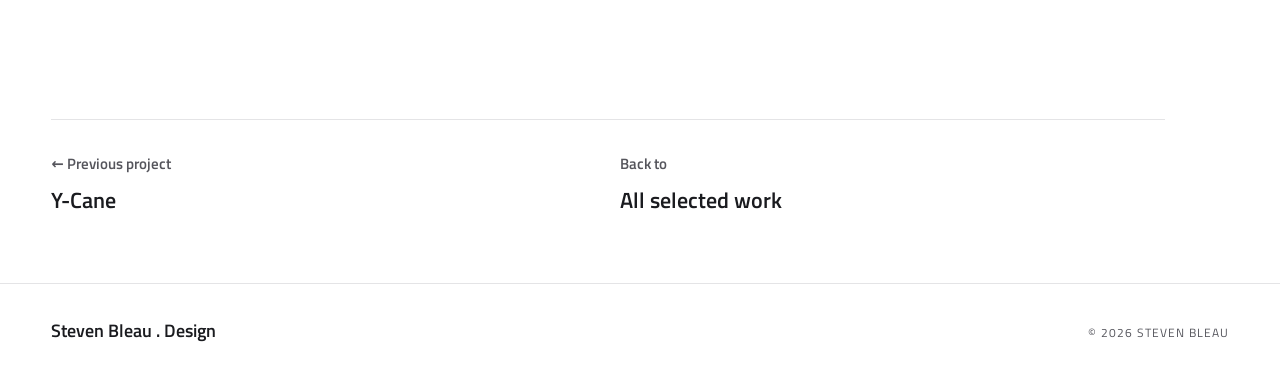
<file: work/_archive/makerspaces-program/index.html>
<!doctype html>
<html lang="en">
<head>
  <meta charset="utf-8">
  <meta name="viewport" content="width=device-width, initial-scale=1">
  <title>Makerspaces Program &amp; Curriculum · Steven Bleau</title>
  <meta name="description" content="Building a makerspaces program and hands-on product design curriculum as program manager: scope, curriculum architecture, and outcomes by Steven Bleau.">
  <link rel="canonical" href="https://stevenbleau.com/work/makerspaces-program/">
  <meta name="theme-color" media="(prefers-color-scheme: light)" content="#ffffff">
  <meta name="theme-color" media="(prefers-color-scheme: dark)" content="#121114">
  <link rel="icon" type="image/webp" href="../../../assets/ui/logo.webp">
  <link rel="apple-touch-icon" href="../../../assets/ui/logo.webp">
  <meta property="og:type" content="article">
  <meta property="og:site_name" content="Steven Bleau">
  <meta property="og:url" content="https://stevenbleau.com/work/makerspaces-program/">
  <meta property="og:title" content="Makerspaces Program & Curriculum · Steven Bleau">
  <meta property="og:description" content="Building a makerspaces program and hands-on product design curriculum: scope, curriculum architecture, and outcomes.">
  <meta property="og:image" content="https://stevenbleau.com/assets/work/makerspaces-program/hero.webp">
  <meta name="twitter:card" content="summary_large_image">
  <link rel="preconnect" href="https://fonts.googleapis.com">
  <link rel="preconnect" href="https://fonts.gstatic.com" crossorigin>
  <link rel="stylesheet" href="https://fonts.googleapis.com/css2?family=Titillium+Web:wght@400;600&display=swap">
  <link rel="stylesheet" href="../../../css/style.css?v=5">
  <script src="../../../js/main.js?v=5" defer></script>
</head>
<body>
  <a class="skip-link" href="#main">Skip to content</a>

  <!-- Copy below is structural scaffold. Real facts, metrics, and tradeoffs
       come from work/_archive/makerspaces-program/draft.md, replace every [TODO] before deploy. -->

  <div class="wrap wrap--bleed">
    <header class="site-header">
      <a class="wordmark" href="../../../index.html">
        <img class="wordmark-mark" src="../../../assets/ui/logo.webp" width="180" height="180" alt="">
        <span>Steven Bleau . Design</span>
      </a>
      <nav class="site-nav" aria-label="Main">
        <ul>
          <li><a href="../../../index.html#work" aria-current="page">Work</a></li>
          <li><a href="../../../index.html#about">About</a></li>
          <li><a href="../../../index.html#contact">Contact</a></li>
        </ul>
      </nav>
    </header>
  </div>

  <main id="main" class="case">
    <div class="wrap">
      <article>
        <header>
          <p class="eyebrow">Program Leadership · Curriculum Design</p>
          <h1>Makerspaces Program &amp; Curriculum</h1>
          <p class="lede">As program manager, I built a makerspaces program from the ground up: a hands-on product design curriculum, the equipment and safety systems to run it, and the operational structure to keep cohorts moving.</p>
          <img src="../../../assets/work/makerspaces-program/hero.webp" width="790" height="1066"
               alt="Makerspace workshop participants working on hands-on build projects" loading="eager" fetchpriority="high">
        </header>

        <dl class="context">
          <div>
            <dt>Role</dt>
            <dd>Program Manager <span class="todo">[confirm exact title + organization]</span></dd>
          </div>
          <div>
            <dt>Years</dt>
            <dd><span class="todo">[start – end]</span></dd>
          </div>
          <div>
            <dt>Scope</dt>
            <dd><span class="todo">[number of sites / cohorts / learners per term, staff or volunteers managed, budget]</span></dd>
          </div>
          <div>
            <dt>Outcome</dt>
            <dd><span class="todo">[learners taught, retention, program adoption/expansion, notable final projects]</span></dd>
          </div>
        </dl>

        <section aria-labelledby="problem-title">
          <h2 id="problem-title">Problem</h2>
          <p class="measure">Makerspaces fail when they're a room full of tools with no path through them. The challenge was to design a program, not just a workshop series, that takes people from first-touch with tools to shipping a real product, repeatably and safely. <span class="todo">[Ground this: who were the learners, what existed before, what was failing?]</span></p>
        </section>

        <section aria-labelledby="process-title">
          <h2 id="process-title">Process</h2>
          <p class="measure"><span class="todo">[How the curriculum was structured: learning arc (e.g. hand tools → CAD → 3D printing/laser → electronics → final project), pedagogy choices (project-based? scaffolded skill certifications?), how lessons were iterated, equipment/safety protocols, instructor materials and train-the-trainer work.]</span></p>
          <figure>
            <img src="../../../assets/work/makerspaces-program/01-problem.webp" width="1500" height="1000"
                 alt="Cohort learners building projects at workbenches in the makerspace" loading="lazy">
            <img src="../../../assets/work/makerspaces-program/02-process.webp" width="760" height="1000"
                 alt="Learners in VR headsets exploring a projected model during a build session" loading="lazy">
            <figcaption>Cohort build sessions and final projects: bench work that carries learners from first tool to finished build.</figcaption>
          </figure>
        </section>

        <section aria-labelledby="decisions-title">
          <h2 id="decisions-title">Decisions &amp; tradeoffs</h2>
          <p class="measure"><span class="todo">[2–3 real tradeoffs. Candidates: breadth of tools vs. depth of learning; open-ended projects vs. constrained kits for repeatability; safety certification gates vs. friction for casual drop-ins; in-house curriculum vs. off-the-shelf kits; teaching assistants vs. instructor-led ratios.]</span></p>
        </section>

        <section aria-labelledby="outcome-title">
          <h2 id="outcome-title">Outcome</h2>
          <p class="measure"><span class="todo">[Cohort numbers, completion/retention, program expansion, what outlived your tenure, what you'd change.]</span></p>
        </section>

        <nav class="next-nav" aria-label="More projects">
          <a href="../../../index.htmlwork/y-cane/">
            <span class="meta">← Previous project</span>
            Y-Cane
          </a>
          <a href="../../../index.html#work">
            <span class="meta">Back to</span>
            All selected work
          </a>
        </nav>
      </article>
    </div>
  </main>

  <footer class="site-footer">
    <div class="wrap wrap--bleed">
      <span class="wordmark">Steven Bleau . Design</span>
      <span class="meta">&copy; <span data-year>2026</span> Steven Bleau</span>
    </div>
  </footer>
</body>
</html>
</file>
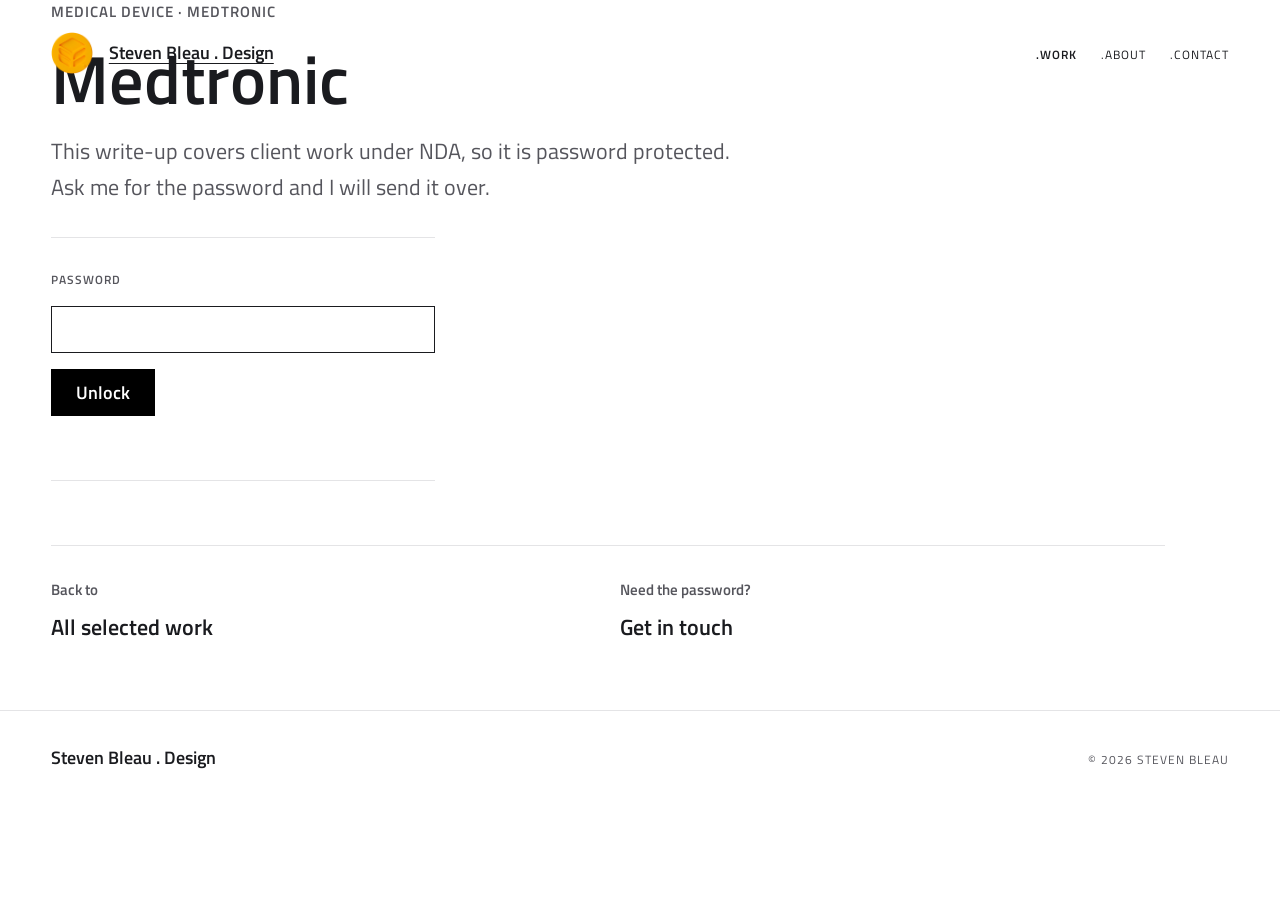
<file: work/_archive/medtronic/index.html>
<!doctype html>
<html lang="en">
<head>
  <meta charset="utf-8">
  <meta name="viewport" content="width=device-width, initial-scale=1">
  <title>Medtronic · Steven Bleau</title>
  <meta name="description" content="Medtronic case study by Steven Bleau. Password required.">
  <meta name="robots" content="noindex">
  <link rel="canonical" href="https://stevenbleau.com/work/medtronic/">
  <meta name="theme-color" media="(prefers-color-scheme: light)" content="#ffffff">
  <meta name="theme-color" media="(prefers-color-scheme: dark)" content="#121114">
  <link rel="icon" type="image/webp" href="../../../assets/ui/logo.webp">
  <link rel="apple-touch-icon" href="../../../assets/ui/logo.webp">
  <link rel="preconnect" href="https://fonts.googleapis.com">
  <link rel="preconnect" href="https://fonts.gstatic.com" crossorigin>
  <link rel="stylesheet" href="https://fonts.googleapis.com/css2?family=Titillium+Web:wght@400;600&display=swap">
  <link rel="stylesheet" href="../../../css/style.css?v=5">
  <script src="../../../js/main.js?v=5" defer></script>
  <script src="../../../js/gate.js?v=5" defer></script>
</head>
<body>
  <a class="skip-link" href="#main">Skip to content</a>

  <div class="wrap wrap--bleed">
    <header class="site-header">
      <a class="wordmark" href="../../../index.html">
        <img class="wordmark-mark" src="../../../assets/ui/logo.webp" width="180" height="180" alt="">
        <span>Steven Bleau . Design</span>
      </a>
      <nav class="site-nav" aria-label="Main">
        <ul>
          <li><a href="../../../index.html#work" aria-current="page">Work</a></li>
          <li><a href="../../../index.html#about">About</a></li>
          <li><a href="../../../index.html#contact">Contact</a></li>
        </ul>
      </nav>
    </header>
  </div>

  <main id="main" class="case">
    <div class="wrap">
      <article>
        <header>
          <p class="eyebrow">Medical Device &middot; Medtronic</p>
          <h1>Medtronic</h1>
          <p class="lede">This write-up covers client work under NDA, so it is
             password protected. Ask me for the password and I will send it over.</p>
        </header>

        <!-- Ciphertext only. Decrypted client-side by js/gate.js; regenerate
             with work/_archive/_tools/encrypt.py. -->
        <div class="gated" data-enc="4kCYGzOpdRSlkhr81hHqtT3Rx3D7Re1u8TffLbaAoVm+A6a89yOBT4+I5w7trpC4O1DDEFGiGORZEiz26Yzrmp1Jr+fIhYLq3cCUG+A1ObR/1sPCZkeR4KFZCCDDC/8VP+HSbWunRrRZ7berEEpPG17uroBNt1ahc8wPYu6qgDOH7K3xTeQt7wZ7I96BH9WwDmaNf7sX38eVtUrZN5cMk4AxgUrK8GPmAipVlSthMkBYk6/AIpOW1TyCPosnjwwAREW6nMuC44urCTq8XdCLIGi0Jj8GewmUBZISrOao/sphn3St8tpZmwBDbcg9G4zVzPVF3unA100vFDR0NGNQeveL4M/xXaXm96ydKQzPKxvXiS6WmlTfzZgfHAOW9LqxdXlEBATIPwHC483ZkFgmikHZzI8sas+SHGmxx0SVxJnHqw5ArW8KDbNuQJZq6JJM7g3hX43Irq41OR1FL7jalveubq944z+B7mXiIrIYpP6bTeiUfGePVmZKz4aby886842zsehli3SRCPwksG+z11OVYEBiZ//jZ+1jsOSW5BeJ/kuzEgQLamYMSfOD4juSw+3eHvv8jKqqhrARCV+7FQkgv1OT0uL2maMOOpOf1xGx+L7n2WxpfOrpD/BoE2aAZ1a1REc+W9tk" hidden></div>

        <form class="gate" data-gate hidden>
          <label for="gate-pw">Password</label>
          <input id="gate-pw" type="password" autocomplete="off" spellcheck="false" required>
          <button type="submit">Unlock</button>
          <p class="meta" data-gate-status role="status" aria-live="polite"></p>
        </form>

        <noscript>
          <p class="measure">This page needs JavaScript to decrypt its contents.
             Email me and I will send the write-up directly.</p>
        </noscript>

        <nav class="next-nav" aria-label="More projects">
          <a href="../../../index.html#work">
            <span class="meta">Back to</span>
            All selected work
          </a>
          <a href="../../../index.html#contact">
            <span class="meta">Need the password?</span>
            Get in touch
          </a>
        </nav>
      </article>
    </div>
  </main>

  <footer class="site-footer">
    <div class="wrap wrap--bleed">
      <span class="wordmark">Steven Bleau . Design</span>
      <span class="meta">&copy; <span data-year>2026</span> Steven Bleau</span>
    </div>
  </footer>
</body>
</html>
</file>
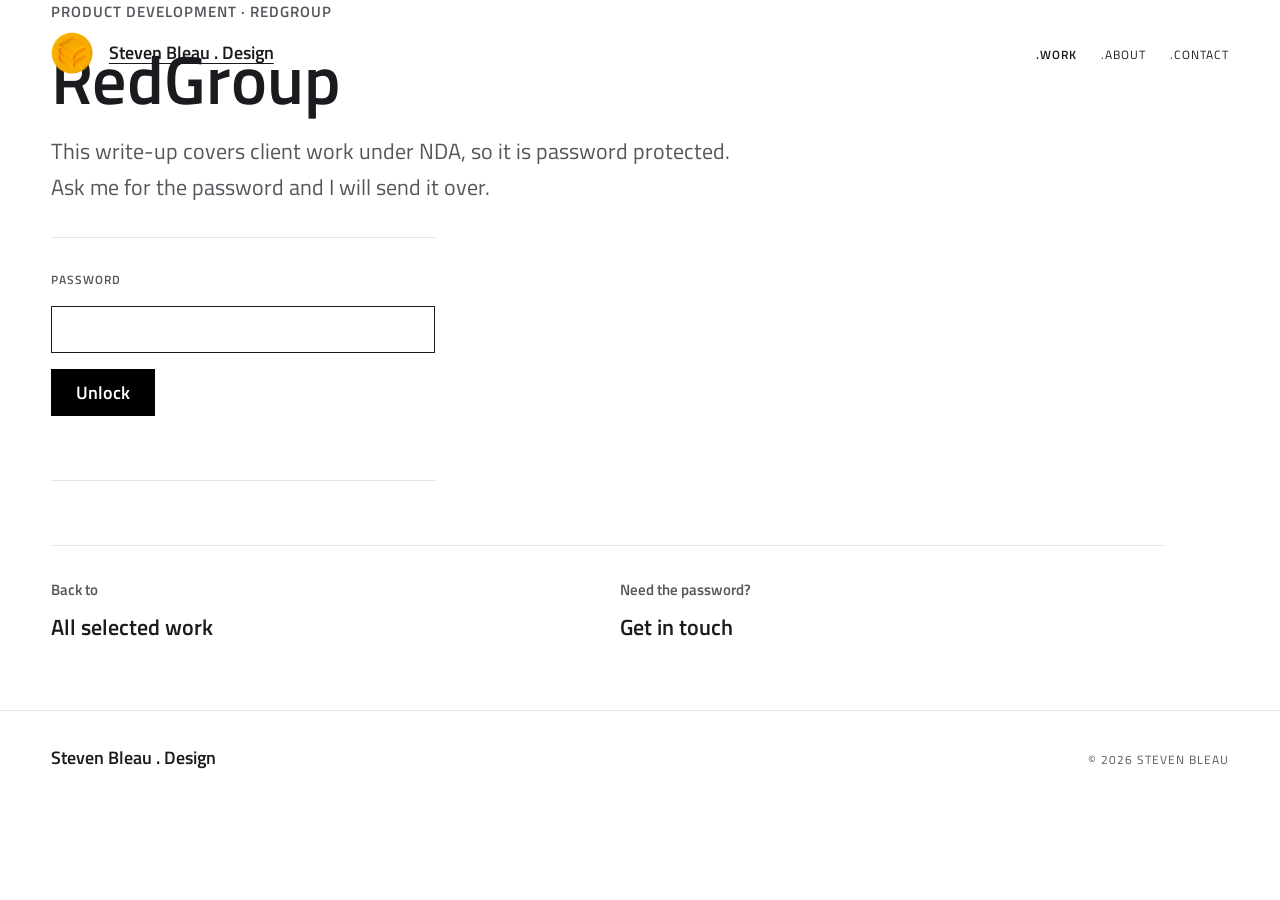
<file: work/_archive/redgroup/index.html>
<!doctype html>
<html lang="en">
<head>
  <meta charset="utf-8">
  <meta name="viewport" content="width=device-width, initial-scale=1">
  <title>RedGroup · Steven Bleau</title>
  <meta name="description" content="RedGroup case study by Steven Bleau. Password required.">
  <meta name="robots" content="noindex">
  <link rel="canonical" href="https://stevenbleau.com/work/redgroup/">
  <meta name="theme-color" media="(prefers-color-scheme: light)" content="#ffffff">
  <meta name="theme-color" media="(prefers-color-scheme: dark)" content="#121114">
  <link rel="icon" type="image/webp" href="../../../assets/ui/logo.webp">
  <link rel="apple-touch-icon" href="../../../assets/ui/logo.webp">
  <link rel="preconnect" href="https://fonts.googleapis.com">
  <link rel="preconnect" href="https://fonts.gstatic.com" crossorigin>
  <link rel="stylesheet" href="https://fonts.googleapis.com/css2?family=Titillium+Web:wght@400;600&display=swap">
  <link rel="stylesheet" href="../../../css/style.css?v=5">
  <script src="../../../js/main.js?v=5" defer></script>
  <script src="../../../js/gate.js?v=5" defer></script>
</head>
<body>
  <a class="skip-link" href="#main">Skip to content</a>

  <div class="wrap wrap--bleed">
    <header class="site-header">
      <a class="wordmark" href="../../../index.html">
        <img class="wordmark-mark" src="../../../assets/ui/logo.webp" width="180" height="180" alt="">
        <span>Steven Bleau . Design</span>
      </a>
      <nav class="site-nav" aria-label="Main">
        <ul>
          <li><a href="../../../index.html#work" aria-current="page">Work</a></li>
          <li><a href="../../../index.html#about">About</a></li>
          <li><a href="../../../index.html#contact">Contact</a></li>
        </ul>
      </nav>
    </header>
  </div>

  <main id="main" class="case">
    <div class="wrap">
      <article>
        <header>
          <p class="eyebrow">Product Development &middot; RedGroup</p>
          <h1>RedGroup</h1>
          <p class="lede">This write-up covers client work under NDA, so it is
             password protected. Ask me for the password and I will send it over.</p>
        </header>

        <!-- Ciphertext only. Decrypted client-side by js/gate.js; regenerate
             with work/_archive/_tools/encrypt.py. -->
        <div class="gated" data-enc="oLdgXFw69bMhUyBTQ1c4SK7dfgI925R70ys6lYGK6DkcjGVrndD4zMs1uGmmNOUvSoGKG2f5JeBxNWlOPYUnEz1liSGGycODiL5366p6mnM1o95M+hk9XkIQ57sEhpwiuphymZS/zHod4j/3R9Xb+DNKd5S2Wi/hfzFBXiNbI6CLBO8aFcL1YA17Tt0qbIOKVVafBIJfeaKxd74SotQIzaz5OazndtL3oBi22ZoDIABJr+mjqkx5m3ciOafLM3b51r7VevzI1gwzo+E+cRByr/6SRv3bVuakC8EFykioKMn2FdSxpuFB/UnoMBcmZk9P8bAVY2Te4cJ88GWxFn0vs0TDLO0IiF5DtzFtGPDLnAb/njVooBs/FT1EwzQl7FkJPCXKUKYffvxB+JplvcBI2B3/VDaenRvaQHZO2rZ71gKmZBFFrcBIuuxQ9NaKUoj2BW47OC4hlcls9pdHH10syCvgW7ffzQDnJ6ovhkLD6WGb/P9A629OCKoPdc6g8SNYdKREsVqVYK6u2xdne/AlQlToLiY6gIDzS6YKLbyKdG2DzX9z1/h0Y22pMZW8GsltllL0YhP2A9hWtFgZebCOanEN2rHaMWjL+aM1duR92GJcvHWvU5j7maCv3xfozqRQ69PV5ZwjLpI=" hidden></div>

        <form class="gate" data-gate hidden>
          <label for="gate-pw">Password</label>
          <input id="gate-pw" type="password" autocomplete="off" spellcheck="false" required>
          <button type="submit">Unlock</button>
          <p class="meta" data-gate-status role="status" aria-live="polite"></p>
        </form>

        <noscript>
          <p class="measure">This page needs JavaScript to decrypt its contents.
             Email me and I will send the write-up directly.</p>
        </noscript>

        <nav class="next-nav" aria-label="More projects">
          <a href="../../../index.html#work">
            <span class="meta">Back to</span>
            All selected work
          </a>
          <a href="../../../index.html#contact">
            <span class="meta">Need the password?</span>
            Get in touch
          </a>
        </nav>
      </article>
    </div>
  </main>

  <footer class="site-footer">
    <div class="wrap wrap--bleed">
      <span class="wordmark">Steven Bleau . Design</span>
      <span class="meta">&copy; <span data-year>2026</span> Steven Bleau</span>
    </div>
  </footer>
</body>
</html>
</file>
<file: css/style.css>
/* Steven Bleau, Design
   Single stylesheet. Tokens in :root. 8px spacing scale. Titillium Web.
   Visual language matched to stevenbleau.design: monochrome black-on-white,
   square corners, gold (#f2a902) only on black surfaces (AA on black, not on white).
   Dark mode via prefers-color-scheme. Breakpoints only where content breaks. */

/* ---- Tokens ---- */
:root {
  --bg: #ffffff;
  --bg-raised: #ffffff;
  --fg: #1a1b1f;
  --muted: #55555c;
  --line: #e4e4e6;
  --line-strong: #85858c; /* control borders: 3:1 on white (WCAG 1.4.11) */
  /* Soft lift for black chips over imagery (hero portrait and lines, dot labels). */
  --float-shadow: 0 6px 14px rgba(0, 0, 0, 0.3);
  --block: #000000;      /* solid black panels (typed lines, buttons) */
  --block-fg: #ffffff;
  --gold: #f2a902;       /* only on --block or dark bg, fails AA on white */
  /* "Set back" treatment: the hero collage behind the intro, and the cards
     that aren't in view in a sideways card row. */
  --frost-blur: 3px;
  --frost-sat: 0.75;
  --frost-filter: blur(var(--frost-blur)) saturate(var(--frost-sat));
  --frost-opacity: 0.55;
  --accent: #1a1b1f;     /* links match text, underlined (live-site behavior) */

  /* 8px spacing scale */
  --s1: 0.5rem;
  --s2: 1rem;
  --s3: 1.5rem;
  --s4: 2rem;
  --s6: 3rem;
  --s8: 4rem;
  --s12: 6rem;

  /* Fluid type scale */
  --fs--1: clamp(0.84rem, 0.8rem + 0.15vw, 0.95rem);
  /* Small uppercase labels (nav, eyebrows, CTAs). 12px at the reference's
     ~1500px design width, scaling up so it stays legible on a large display. */
  --fs-label: clamp(0.75rem, 0.8vw, 1rem);
  --fs-0:  clamp(1rem, 0.95rem + 0.25vw, 1.1875rem);
  --fs-1:  clamp(1.2rem, 1.1rem + 0.4vw, 1.4rem);
  --fs-2:  clamp(1.45rem, 1.25rem + 0.9vw, 2rem);
  --fs-3:  clamp(1.8rem, 1.4rem + 1.8vw, 2.75rem);
  --fs-display: clamp(2.6rem, 1.9rem + 3.4vw, 4.25rem);

  --font-sans: "Titillium Web", system-ui, -apple-system, "Segoe UI", Roboto, "Helvetica Neue", Arial, sans-serif;
  --radius: 0;
  --wrap: 96rem; /* cards land ~744px, close to their 720px source width */
  /* 5rem = the 80px the reference site pads its header from the viewport edge */
  --gutter: clamp(1.25rem, 4vw, 5rem);
}

@media (prefers-color-scheme: dark) {
  :root {
    --bg: #121114;
    --bg-raised: #1a191e;
    --fg: #eceae6;
    --muted: #a3a0ab;
    --line: #2c2a32;
    --line-strong: #706d78; /* 3:1 on --bg and --bg-raised */
    --accent: #eceae6;
  }
}

/* ---- Base ---- */
*,
*::before,
*::after { box-sizing: border-box; }

html {
  -webkit-text-size-adjust: 100%;
  -webkit-tap-highlight-color: transparent;
}

html.js { scroll-behavior: smooth; scroll-snap-type: y mandatory; }

/* A same-page link (dot menu, brand) is gliding to its section: snapping is
   off until the page comes to rest there (js/main.js). Left on, the browser
   re-snaps mid-glide whenever layout or the viewport changes and can drop the
   page on a neighboring section instead. */
html.js.is-jumping { scroll-snap-type: none; }

body {
  margin: 0;
  font-family: var(--font-sans);
  font-size: var(--fs-0);
  line-height: 1.6;
  color: var(--fg);
  background: var(--bg);
  -webkit-font-smoothing: antialiased;
}

h1, h2, h3, h4 {
  font-weight: 600;
  line-height: 1.15;
  text-wrap: balance;
  margin-block: 0 var(--s2);
}

h1 { font-size: var(--fs-display); }
h2 { font-size: var(--fs-3); }
h3 { font-size: var(--fs-2); }

p {
  margin-block: 0 var(--s2);
  text-wrap: pretty;
}

img {
  display: block;
  max-width: 100%;
  height: auto;
}

a {
  color: var(--accent);
  text-decoration: underline;
  text-decoration-thickness: 1px;
  text-underline-offset: 0.2em;
}

a:hover { text-decoration-thickness: 2px; }

:focus-visible {
  outline: 2px solid var(--fg);
  outline-offset: 3px;
}

::selection { background: var(--gold); color: #000; }

ul[class], ol[class] {
  list-style: none;
  margin: 0;
  padding: 0;
}

/* ---- Utilities ---- */
/* One centred column shared by header, content and footer, so everything sits
   on the same two alignment lines and leftover space is split evenly. Capped
   rather than full-bleed: on a very wide display an uncapped grid stretches the
   cards past their source image width and the prose past a readable measure.
   Only .hero-collage deliberately bleeds past this. */
.wrap {
  max-width: calc(var(--wrap) + var(--gutter) * 2);
  margin-inline: auto;
  padding-inline: var(--gutter);
}

/* Header and footer bars span the full viewport, one --gutter from each edge.
   The nav sits hard right; the brand lockup now floats bottom-right as a
   fixed widget. They deliberately do NOT share the content column's alignment
   line; the bars frame the page, the column holds the reading content. */
.wrap--bleed { max-width: none; }

.measure { max-width: 68ch; }

.visually-hidden {
  position: absolute;
  width: 1px; height: 1px;
  margin: -1px; padding: 0;
  overflow: hidden;
  clip: rect(0 0 0 0);
  white-space: nowrap;
  border: 0;
}

.eyebrow {
  font-size: var(--fs--1);
  font-weight: 600;
  letter-spacing: 1px;
  text-transform: uppercase;
  color: var(--muted);
  margin-block: 0 var(--s2);
}

.lede {
  font-size: var(--fs-1);
  color: var(--muted);
  max-width: 58ch;
}

.meta {
  font-size: var(--fs--1);
  color: var(--muted);
}

.skip-link {
  position: absolute;
  inset-inline-start: var(--s2);
  inset-block-start: -100%;
  background: var(--block);
  color: var(--block-fg);
  padding: var(--s1) var(--s2);
  z-index: 10;
}

.skip-link:focus { inset-block-start: var(--s2); }

/* ---- Header ---- */
/* The landing page has no header bar: navigation is the right-edge dot menu
   and the floating brand widget. Archived case-study pages still render the
   classic header (wordmark left, nav right); their styles live below. */
.site-header {
  display: flex;
  align-items: center;
  justify-content: space-between;
  flex-wrap: wrap;
  gap: var(--s1) var(--s3);
  padding-block: var(--s4);
}

/* Legacy header/footer lockup, used by the archived case pages. */
.wordmark {
  font-size: var(--fs-0);
  font-weight: 600; /* Titillium Web has no 500; 600 is its medium/semibold step */
  color: var(--fg);
  text-decoration: underline;
  text-decoration-thickness: 1px;
  text-underline-offset: 0.2em;
}

span.wordmark { text-decoration: none; }

a.wordmark {
  display: inline-flex;
  align-items: center;
  gap: var(--s2);
  text-decoration: none;
}

.wordmark-mark {
  width: clamp(2.25rem, 3.25vw, 4rem); /* ~56px at 1728 */
  height: auto;
  flex-shrink: 0;
}

a.wordmark span {
  text-decoration: underline;
  text-decoration-thickness: 1px;
  text-underline-offset: 0.2em;
}

a.wordmark:hover span { text-decoration-thickness: 2px; }

/* ---- Floating brand widget (bottom right, always visible) ---- */
/* Logo + "Steven Bleau . Design", locked to a fixed spot at the viewport's
   bottom-right corner. The gold mark floats free; the black box with white
   text belongs to the wordmark only, in the same language as the typed hero
   lines. The wordmark starts condensed (.is-condensed in the markup) so only
   the mark floats there; hovering or focusing it expands the wordmark out;
   clicking jumps home to the work gallery. */
.brand-float {
  --brand-logo-w: clamp(2.6rem, 3vw, 3.25rem);
  position: fixed;
  /* Shift the widget toward the edge so the logo's CENTER sits on the same
     line as the 14px dots' center (inset-end + half the logo width = gutter
     + half a dot). The expanded wordmark box simply extends leftward. */
  inset-inline-end: calc(var(--gutter) - var(--brand-logo-w) / 2 + 15px);
  inset-block-end: calc(var(--gutter) + 0.75rem);
  z-index: 7;
  display: inline-flex;
  align-items: center;
  text-decoration: none;
}

.brand-float-mark {
  width: var(--brand-logo-w);
  height: auto;
  flex-shrink: 0;
  transition: filter 0.25s ease;
}

.brand-float-text {
  display: inline-block;
  overflow: hidden;
  white-space: nowrap;
  max-width: 22em;
  opacity: 1;
  margin-inline-start: 0.6em;
  background: var(--block);
  color: var(--block-fg);
  font-size: var(--fs-0);
  font-weight: 600; /* Titillium Web has no 500; 600 is its medium/semibold step */
  padding: 0.2em 0.6em;
  text-decoration: underline;
  text-decoration-thickness: 0.06em;
  text-underline-offset: 0.08em;
  /* Same lift as the hero lines and dot labels while the wordmark shows;
     dropped when condensed so the zero-width box leaves no smudge. */
  box-shadow: var(--float-shadow);
  transition: max-width 0.35s ease, opacity 0.25s ease, margin-inline-start 0.35s ease, padding 0.35s ease, box-shadow 0.25s ease;
}

/* Condensed: the wordmark and its box slide out, leaving only the mark. */
.brand-float.is-condensed .brand-float-text {
  max-width: 0;
  opacity: 0;
  margin-inline-start: 0;
  padding-inline: 0;
  box-shadow: none;
}

/* Hovering the floating mark expands the wordmark back out (same gold-on-black
   hover as the typed hero links). */
.brand-float:hover .brand-float-text,
.brand-float:focus-visible .brand-float-text {
  max-width: 22em;
  opacity: 1;
  margin-inline-start: 0.6em;
  padding-inline: 0.6em;
  color: var(--gold);
  box-shadow: var(--float-shadow);
}

/* The mark lifts on hover too; drop-shadow follows its round outline. */
.brand-float:hover .brand-float-mark,
.brand-float:focus-visible .brand-float-mark { filter: drop-shadow(var(--float-shadow)); }

/* Over the hero collage the widget sits on top of the browsing dots. */
@media (max-width: 75rem) {
  /* App-icon sized mark on phones and tablets: easier thumb-target, still
     edge-tucked, with a little air from the viewport edge. */
  .brand-float { --brand-logo-w: 3.25rem; margin-inline-end: 0.75rem; }
}

.site-nav ul {
  display: flex;
  gap: var(--s3);
  list-style: none;
  margin: 0;
  padding: 0;
}

/* Near-black at weight 500, matching the reference, uppercase at this size is
   hard to read in the muted grey. Hover underlines rather than changing weight,
   which would shift the layout. */
.site-nav a {
  font-size: var(--fs-label);
  font-weight: 500;
  letter-spacing: 1px;
  text-transform: uppercase;
  color: var(--fg);
  text-decoration: none;
}

.site-nav a::before { content: "."; }

.site-nav a[aria-current="page"] { font-weight: 600; }

.site-nav a:hover,
.site-nav a:focus-visible {
  text-decoration: underline;
  text-decoration-thickness: 1px;
  text-underline-offset: 0.3em;
}

/* Five nav items need a tighter rhythm on small screens. */
@media (max-width: 52rem) {
  .site-nav ul { gap: var(--s2); }
}

/* ---- Sections ---- */
section { padding-block: var(--s6); }

/* Full-screen snap sections: each section fills the viewport and the page
   snaps section-to-section (scroll-snap-stop: always gives the threshold,    a small scroll pops to the next section instead of drifting). The header
   overlays the hero and scrolls away with it, like the reference site. */
body > .wrap--bleed:first-of-type .site-header {
  position: absolute;
  inset-inline: 0;
  inset-block-start: 0;
  z-index: 5;
  padding-inline: var(--gutter);
}

.hero-collage,
main .wrap > section {
  scroll-snap-align: start;
  scroll-snap-stop: always;
}

.site-footer { scroll-snap-align: end; }

/* Heights use svh, not dvh: dvh resizes as mobile browser bars slide in and
   out, which moved the snap points mid-fling (the catch-and-jitter). svh is
   fixed at the bars-shown height, and equals vh on desktop.
   Touch keeps mandatory snapping but lets a fast fling carry past a section
   instead of forcing a stop at every one. */
@media (pointer: coarse) {
  .hero-collage,
  main .wrap > section { scroll-snap-stop: normal; }
}

main .wrap > section {
  display: flex;
  flex-direction: column;
  justify-content: center;
  justify-content: safe center;
  min-height: 100vh;
  min-height: 100svh;
}

/* ---- Horizontal snap rows ---- */
/* Card lists inside full-screen sections scroll sideways with a snap threshold
   and peek: cards keep a steady footprint and instead breathe with cursor
   proximity (js/main.js, eased per frame, capped to half the gap so they
   never overlap; with no JS everything renders at full size in a plain
   grid/stack). */
.work-list.work-list--h,
.edu.edu--h {
  display: flex;
  grid-template-columns: none;
  gap: var(--s6);
  overflow-x: auto;
  overscroll-behavior-x: contain;
  scroll-snap-type: x mandatory;
  scrollbar-width: none;
  padding-inline: calc((100% - var(--item-w)) / 2);
  padding-block: var(--s2);
}

.work-list--h { --item-w: min(64rem, 86vw); }

/* Phones: 86vw is viewport-relative but the list sits inside .wrap's gutters
   (plus the dot column's right inset), so a card would be wider than the strip
   and center-snap would crop its left edge. Fill the strip's content box. */
@media (max-width: 51.99rem) {
  .work-list--h { --item-w: 100%; }
}
.edu--h { --item-w: min(26rem, 78vw); }

/* Slot pager (js/main.js builds one slot per card): click a slot to flip the
   strip to that card; the centered card's slot stays filled. offsetLeft is
   measured against the list, so it becomes the positioning ancestor. */
.work-list--h,
.edu--h { position: relative; }

.hsnap-slots {
  display: flex;
  justify-content: center;
  gap: 8px;
  margin-block-start: var(--s2);
}

.hsnap-slot {
  width: 40px;
  height: 6px;
  padding: 0;
  border: 1px solid var(--line-strong);
  background: transparent;
  border-radius: var(--radius);
  cursor: pointer;
  transition: background 0.2s ease, border-color 0.2s ease;
}

.hsnap-slot.is-active {
  background: var(--block);
  border-color: var(--block);
}

.hsnap-slot:hover { border-color: var(--fg); }

.work-list--h::-webkit-scrollbar,
.edu--h::-webkit-scrollbar { display: none; }

/* Cards keep a constant footprint (no pop-forward scale/duck); js/main.js
   drives their scale per-frame from cursor proximity, eased to avoid
   overlapping neighbors. */
.work-list--h > li,
.edu--h > li {
  flex: 0 0 var(--item-w);
  scroll-snap-align: center;
  will-change: transform;
}

/* From tablet widths up: one card per row, image beside text. Below the wide
   layout, cap the plate height so the card's text still fits one screen. */
@media (min-width: 52rem) {
  .work-list--h .work-entry { grid-template-columns: 1fr 1fr; }
}
@media (min-width: 52rem) and (max-width: 74.99rem) {
  .work-list--h .work-entry > img,
  .work-list--h .work-entry .work-gallery,
  .work-list--h .work-entry .work-plate { aspect-ratio: auto; height: min(44svh, 420px); }
  .work-list--h .work-entry .work-plate--video { aspect-ratio: auto; }
}

/* Full-width body when a card has no media beside it (education card). */
.work-entry-body:only-child { grid-column: 1 / -1; }

/* About card: the photo collage sits beside the bio in equal columns. */
@media (min-width: 52rem) {
  #about .work-entry { grid-template-columns: repeat(2, minmax(0, 1fr)); }
}

/* Photo collage: a 2x2 grid of 3:2 tiles. Spans clip the hover zoom. */
.about-photos {
  display: grid;
  grid-template-columns: repeat(2, minmax(0, 1fr));
  gap: var(--s2);
  width: 100%;
}
.about-photos span { display: block; aspect-ratio: 3 / 2; overflow: hidden; }
.about-photos img { display: block; width: 100%; height: 100%; object-fit: cover; object-position: center 25%; }
.about-photos span:nth-child(1) img { object-position: center 8%; } /* portrait shot: keep the head in frame */
/* Bolded phrases in the bio pop to the foreground so the card scans. */
#about .work-snapshot strong { color: var(--fg); font-weight: 600; }

/* Mobile: fit the About card's collage + text on one screen (no scroll/swipe).
   The bio steps down in type and the section trims its padding so the card
   fills the viewport. */
@media (max-width: 51.99rem) {
  #about { padding-block: var(--s3); }
  #about h2 { font-size: var(--fs-2); margin-block-end: var(--s2); }
  #about .work-list { margin-block-start: var(--s2); }
  #about .work-entry { gap: var(--s2); }
  #about .work-index { margin-block-end: var(--s1); }
  #about .work-snapshot {
    font-size: 0.9rem;
    line-height: 1.35;
    max-width: none;
    margin-block-end: var(--s2);
  }
}

/* Mobile: fit the Currently card (media, text, slot pager) on one screen,
   matching the About compaction. The media is 3:2 of the card width, capped
   by what the viewport leaves after the text. */
@media (max-width: 51.99rem) {
  #currently { padding-block: var(--s3); }
  #currently h2 { font-size: var(--fs-2); margin-block-end: var(--s2); }
  #currently .work-list { margin-block-start: var(--s2); }
  #currently .work-entry { gap: var(--s2); }
  #currently .work-index { margin-block-end: var(--s1); }
  #currently .work-subhead { font-size: 1rem; margin-block-end: 0.25rem; }
  #currently .work-snapshot {
    font-size: 0.9rem;
    line-height: 1.35;
    max-width: none;
    margin-block-end: var(--s2);
  }
  #currently .work-plate,
  #currently .work-gallery {
    aspect-ratio: auto;
    height: max(7rem, min(calc((100vw - var(--gutter) * 2 - 2.5rem) * 2 / 3), calc(100svh - 530px)));
  }
  /* Previously card: the three past roles step down in type to fit too. */
  #previously .edu { gap: var(--s2); margin-block-start: var(--s2); }
  #previously .edu-item h3 { font-size: var(--fs-2); margin-block-end: 0.25rem; }
  #previously .edu-item .meta { margin-block-end: 0.25rem; }
  #previously .edu-item p:last-child { font-size: 0.9rem; line-height: 1.35; }
}

/* Mobile: fit the Contact section (heading, both lines, the whole form and
   its Send button) on one screen, matching the About and Currently
   compaction. Name and Email share a row, spacing tightens, and the message
   box takes whatever height the viewport has left (between 4.5 and 8rem).
   Field text stays at 16px: anything smaller makes iOS zoom the page on
   focus. */
@media (max-width: 51.99rem) {
  #contact { padding-block: var(--s3); }
  #contact h2 { font-size: var(--fs-2); margin-block-end: var(--s2); }
  #contact .contact-lede { font-size: var(--fs-1); }
  #contact .contact-sub { font-size: 0.9rem; line-height: 1.35; }
  #contact .contact-form { gap: 0.75rem; margin-block-start: var(--s2); }
  #contact .contact-form-row { grid-template-columns: repeat(2, minmax(0, 1fr)); gap: 0.75rem; }
  #contact .contact-field { gap: 0.25rem; }
  #contact .contact-field input,
  #contact .contact-field textarea { padding: 0.45rem 0.6rem; }
  #contact .contact-field textarea {
    min-height: 0;
    height: clamp(4.5rem, calc(100svh - 29rem), 8rem);
  }
  #contact .contact-submit { padding: 0.55rem 1.2rem; }
}

/* Stacked Previously roles (below the 3-column breakpoint): each logo becomes
   a square tile flush left, with its role's name, discipline and blurb beside
   it. */
@media (max-width: 59.99rem) {
  #previously .edu-item {
    display: grid;
    grid-template-columns: 5.5rem minmax(0, 1fr);
    column-gap: var(--s2);
    align-items: start;
  }
  #previously .edu-item img {
    grid-row: 1 / span 3;
    width: 5.5rem;
    height: 5.5rem;
    padding: 0.6rem;
    margin-block-end: 0;
  }
}
@media (max-width: 51.99rem) {
  #previously .edu-item { grid-template-columns: 4.5rem minmax(0, 1fr); }
  #previously .edu-item img { width: 4.5rem; height: 4.5rem; padding: 0.5rem; }
}

/* About on wide screens fills the same width and left edge as the work row:
   the collage takes the larger column, capped so its 3:2 tiles still fit under
   the heading on short screens, and the bio steps up to fill its column. */
@media (min-width: 75rem) {
  #about .work-list--h { --item-w: 100%; padding-inline: 0; }
  #about .work-entry { grid-template-columns: minmax(0, 3fr) minmax(0, 2fr); }
  #about .about-photos { max-width: calc((100svh - 300px) * 1.5); }
  #about .work-snapshot { font-size: var(--fs-1); line-height: 1.5; max-width: none; }
}

/* Currently on wide screens (MacBook Pro fullscreen): media stacked over text
   in a single card, left-flush at 78% of the column so the ducked next card
   peeks in from the right, the whitespace itself signals "scroll sideways for
   more". The plate caps at 50svh so heading + plate + text below all fit one
   screen without scrolling. */
@media (min-width: 75rem) {
  /* The media takes what the viewport leaves after the heading, card text and
     slot pager (~600px of chrome), capped at 46svh, floored so it never
     collapses on a short laptop screen. */
  #currently { --currently-media-h: clamp(10rem, calc(100svh - 600px), 46svh); }
  #currently .work-list--h {
    --item-w: 78%;
    padding-inline: 0;
  }
  #currently .work-list--h > li { scroll-snap-align: start; }
  #currently .work-list--h .work-entry { grid-template-columns: 1fr; }
  /* Explicit height, not aspect-ratio + max-height: the latter makes the
     box shrink its width to height x 3/2 when capped, leaving the plate a
     narrow island instead of the full card width. */
  #currently .work-plate,
  #currently .work-gallery { aspect-ratio: auto; height: var(--currently-media-h); }
  #currently .work-snapshot { max-width: 72ch; }
  /* Previously card mirrors the two above: the three logo plates become tall
     tiles in a media row (same height and gap as the photo strip), the label
     sits under them, and each role's text lines up beneath its logo. The list
     wrappers dissolve (display: contents) so every piece lands on one grid. */
  #previously .work-entry-body {
    display: grid;
    grid-template-columns: repeat(3, minmax(0, 1fr));
    column-gap: var(--s2);
  }
  #previously .edu,
  #previously .edu-item { display: contents; }
  #previously .work-index { grid-row: 2; grid-column: 1 / -1; }
  #previously .edu-item img {
    grid-row: 1;
    height: var(--currently-media-h);
    padding: 0 18%;
    margin-block-end: var(--s3);
  }
  #previously .edu-item h3 {
    grid-row: 3;
  }
  #previously .edu-item .meta { grid-row: 4; }
  #previously .edu-item p:last-child { grid-row: 5; }
}

/* Sideways card rows: every card but the one in view sits back behind the
   same frost as the hero collage. js/main.js sets --frost per card from the
   scroll position (0 in view, 1 a full card away), so the frost tracks the
   swipe with no transition; without JS the class is absent and cards stay
   sharp. A fully clear card drops the filter so its text renders crisply. */
.hsnap-frost > li {
  filter: blur(calc(var(--frost-blur) * var(--frost, 1)))
    saturate(calc(1 - (1 - var(--frost-sat)) * var(--frost, 1)));
  opacity: calc(1 - (1 - var(--frost-opacity)) * var(--frost, 1));
}
.hsnap-frost > li.is-clear { filter: none; opacity: 1; }

/* Focus ring on the keyboard-scrollable strip. */
.work-list--h:focus-visible,
.edu--h:focus-visible { outline: 2px solid var(--fg); outline-offset: 4px; }

/* ---- Hero: typed lines over full-bleed collage ---- */
/* Proportions taken from the reference site, which is laid out for a ~1500px
   viewport: 300x200 tiles, 5px gaps, 3 rows, 56px type, type 98px below the
   grid. Those are fixed pixels there, so the hero shrinks away on a large
   display. Here --tile-w drives all of them instead, so the composition is
   identical to the reference at 1500px and holds its proportions at any width.
   Every ratio below is literally <reference px> / 300. */
.hero-collage {
  --tile-w: clamp(260px, 20vw, 480px);
  --tile-gap: 5px;
  position: relative;
  height: 100vh;
  height: 100svh;
  overflow: hidden;
  padding-block: 0;
}

/* Column-flow grid in a hidden-scrollbar strip: scrolls horizontally by
   touch/trackpad natively; main.js adds slow auto-scroll + mouse drag.
   The three rows share the hero's viewport height evenly, so the collage
   always fills the screen; images cover-crop into the resulting tiles. */
.collage {
  display: grid;
  grid-auto-flow: column;
  grid-template-rows: repeat(3, 1fr);
  grid-auto-columns: var(--tile-w);
  gap: var(--tile-gap);
  height: 100%;
  overflow-x: auto;
  overflow-y: hidden; /* tiles pop on hover; keep the strip from gaining a vertical scroll range */
  overscroll-behavior-x: contain;
  scrollbar-width: none;
}

.collage::-webkit-scrollbar { display: none; }

html.js .collage { cursor: grab; }
html.js .collage.dragging { cursor: grabbing; }

/* Mouse-accessible scrollbar for the continuous collage strip (js/main.js
   builds the thumb and keeps it synced with the auto-scroll + drag state). */
.hsb {
  position: absolute;
  inset-inline: var(--gutter);
  inset-block-end: var(--s1);
  height: 10px;
  background: rgba(0, 0, 0, 0.35);
  box-shadow: inset 0 0 0 1px rgba(255, 255, 255, 0.35);
  z-index: 4;
  cursor: pointer;
}

.hsb-thumb {
  height: 100%;
  min-width: 24px;
  background: var(--block-fg);
  cursor: grab;
}

/* Fixed tile box (js/main.js wraps each shot); only the media inside zooms,
   clipped here, so neighboring tiles never shift or overlap. */
.collage .tile {
  display: block;
  overflow: hidden;
}

.collage img,
.collage video,
.collage canvas {
  display: block;
  width: 100%;
  height: 100%;
  object-fit: cover;
}

.collage video { background: #000; }

html.js .collage img,
html.js .collage video,
html.js .collage canvas { cursor: pointer; }

/* Hover hint that shots open: the caption title slides up as a black chip.
   Mouse only; touch visitors get the same cue from the modal on first tap. */
@media (hover: hover) {
  html.js .collage .tile[data-title]::before {
    content: attr(data-title);
    position: absolute;
    inset-inline-start: 0.5rem;
    inset-block-end: 0.5rem;
    z-index: 1;
    max-width: calc(100% - 1rem);
    overflow: hidden;
    white-space: nowrap;
    text-overflow: ellipsis;
    background: var(--block);
    color: var(--block-fg);
    font-size: var(--fs-label);
    font-weight: 600;
    letter-spacing: 1px;
    text-transform: uppercase;
    padding: 0.3em 0.6em;
    opacity: 0;
    transform: translateY(4px);
    transition: opacity 0.2s ease, transform 0.2s ease;
    pointer-events: none;
  }
  html.js .collage .tile[data-title]:hover::before {
    opacity: 1;
    transform: none;
  }
}

/* Keyboard focus on a tile: black ring with a gold core, drawn over the
   media so it reads on light and dark shots alike. */
.collage .tile { position: relative; }
.collage .tile:focus-visible { outline: none; }
.collage .tile:focus-visible::after {
  content: "";
  position: absolute;
  inset: 0;
  border: 3px solid var(--block);
  box-shadow: inset 0 0 0 3px var(--gold), inset 0 0 0 6px var(--block);
  pointer-events: none;
}

/* Pause/play for gallery motion (hero) and the card videos: small black
   squares, white glyph, gold on hover/focus. aria-pressed swaps the glyph. */
.hero-pause,
.video-pause {
  position: absolute;
  z-index: 4;
  display: grid;
  place-items: center;
  width: 2.25rem;
  height: 2.25rem;
  padding: 0;
  border: 0;
  border-radius: var(--radius);
  background: var(--block);
  color: var(--block-fg);
  cursor: pointer;
  box-shadow: 0 4px 10px rgba(0, 0, 0, 0.3);
}

.hero-pause svg,
.video-pause svg { width: 0.875rem; height: 0.875rem; fill: currentColor; }

.hero-pause:hover,
.hero-pause:focus-visible,
.video-pause:hover,
.video-pause:focus-visible { color: var(--gold); }

.hero-pause:focus-visible,
.video-pause:focus-visible { outline: 2px solid var(--gold); outline-offset: 2px; }

.hero-pause .i-play,
.video-pause .i-play,
.hero-pause[aria-pressed="true"] .i-pause,
.video-pause[aria-pressed="true"] .i-pause { display: none; }

.hero-pause[aria-pressed="true"] .i-play,
.video-pause[aria-pressed="true"] .i-play { display: block; }

/* Minimize: same black chip, bottom-right corner of the type block, inside
   the bracket and level with the bottom of the last line (the 0.2em is that
   line's bottom margin, at the statement lines' smaller size). Fades in once typing
   finishes so it doesn't slide right as the lines widen the block. */
.hero-minimize {
  position: absolute;
  inset-block-end: calc(0.2em * var(--small-fs));
  inset-inline-end: 0;
  display: grid;
  place-items: center;
  width: 2.25rem;
  height: 2.25rem;
  padding: 0;
  border: 0;
  border-radius: var(--radius);
  background: var(--block);
  color: var(--block-fg);
  cursor: pointer;
  box-shadow: var(--float-shadow);
  pointer-events: auto;
  opacity: 0;
  visibility: hidden;
  transition: opacity 0.3s ease, visibility 0.3s;
}
.typed-done .hero-minimize { opacity: 1; visibility: visible; }
.hero-minimize svg {
  width: 1.4rem;
  height: 1.4rem;
  fill: none;
  stroke: currentColor;
  stroke-width: 6;
}
.hero-minimize:hover,
.hero-minimize:focus-visible { color: var(--gold); }
.hero-minimize:focus-visible { outline: 2px solid var(--gold); outline-offset: 2px; }
.hero-collage.browsing .hero-minimize { pointer-events: none; }

/* Bottom-left of the hero, just above the scrollbar track. */
.hero-pause {
  inset-inline-start: var(--gutter);
  inset-block-end: calc(var(--s1) + 10px + var(--s1));
}

/* Bottom-right of the video plate (the brand chip holds bottom-left). */
.video-pause {
  inset-block-end: 1rem;
  inset-inline-end: 1rem;
}

/* ---- Gallery post modal (Instagram-style) ---- */
.post-modal {
  position: fixed;
  inset: 0;
  z-index: 20;
  display: grid;
  place-items: center;
  padding: var(--gutter);
  background: rgba(0, 0, 0, 0.72);
  opacity: 0;
  transition: opacity 0.28s ease;
}

.post-modal.is-open { opacity: 1; }

.post-modal[hidden] { display: none; }

html.modal-open { overflow: hidden; }

.post-card {
  display: grid;
  grid-template-columns: minmax(0, 1.7fr) minmax(15rem, 1fr);
  width: min(64rem, 100%);
  max-height: 90vh;
  background: var(--bg-raised);
  border: 1px solid var(--line);
  box-shadow: 0 24px 64px rgba(0, 0, 0, 0.35);
  transform: scale(0.965) translateY(14px);
  transition: transform 0.34s cubic-bezier(0.22, 1, 0.36, 1);
}

.post-modal.is-open .post-card { transform: none; }

.post-media {
  display: grid;
  place-items: center;
  background: #0b0b0d;
  min-width: 0;
}

.post-media img,
.post-media video {
  width: 100%;
  height: 100%;
  max-height: 90vh;
  object-fit: contain;
}

/* The base img { display: block } outranks the UA's [hidden] rule, which left
   the last opened shot stacked above a video post. Hide the unused slot. */
.post-media [hidden] { display: none; }

.post-caption {
  display: flex;
  flex-direction: column;
  gap: var(--s2);
  padding: var(--s3);
  overflow: auto;
}

.post-handle {
  display: flex;
  align-items: center;
  justify-content: space-between;
  gap: var(--s2);
  font-size: var(--fs--1);
  font-weight: 600;
  letter-spacing: 1px;
  text-transform: uppercase;
  border-bottom: 1px solid var(--line);
  padding-block-end: var(--s1);
}

.post-close {
  font: inherit;
  font-size: var(--fs-1);
  line-height: 1;
  cursor: pointer;
  background: none;
  color: var(--fg);
  border: 1px solid var(--fg);
  border-radius: var(--radius);
  padding: 0.1em 0.55em 0.18em;
}

.post-close:hover,
.post-close:focus-visible {
  background: var(--block);
  border-color: var(--block);
  color: var(--gold);
}

.post-title { font-size: var(--fs-1); font-weight: 600; margin: 0; }

.post-text { color: var(--muted); margin: 0; }

.post-index {
  margin-block-start: auto;
  padding-block-start: var(--s2);
  font-size: var(--fs--1);
  letter-spacing: 1px;
  text-transform: uppercase;
  color: var(--muted);
}

@media (max-width: 40rem) {
  .post-card { grid-template-columns: 1fr; }
  .post-media img,
  .post-media video { max-height: 46vh; }
}

/* Centered in the hero both ways at every width: the box (portrait plus the
   widest line) is what centers, so the bracket corners sit evenly. */
.hero-type {
  position: absolute;
   /* Above the collage tiles: the typed lines always paint over the
      zooming shots. Dots (6), brand widget (7), and the post modal (20)
      sit above it in turn. */
  z-index: 3;
  inset-block-start: 50%;
  inset-inline-start: 50%;
  translate: -50% -50%;
  pointer-events: none; /* let drags through the transparent overlay box */
  transition: transform 0.35s ease, opacity 0.35s ease;
  transform-origin: center; /* browsing fade collapses into itself, in place */
  display: flex;
  align-items: flex-start;
  /* Shared by the portrait and the typed lines so the two stay locked:
     --type-fs is the .typed font size, --portrait-w spans the "Hi." and
     "I'm Steven." boxes exactly (2 x (1.4 line + 0.4 padding) + 0.2 gap). */
  --type-fs: calc(var(--tile-w) * 0.1867);
  --portrait-w: calc(var(--type-fs) * 3.8);
  --portrait-gap: calc(var(--tile-w) * 0.07);
  gap: var(--portrait-gap);
}

/* The portrait pops out to the left of the typed lines: a transparent circle
   (white corners cut away) that stands over the collage, its top flush with the
   "Hi." box and its bottom flush with the "I'm Steven." box. */
.hero-portrait {
  flex: 0 0 auto;
  width: var(--portrait-w);
  height: auto;
  display: block;
  filter: drop-shadow(var(--float-shadow));
}

/* The greeting lines ("Hi.", "I'm Steven.") sit to the right of the portrait.
   The action links pull back across the gap to the portrait's left edge so the
   whole block reads as one unit. */
.typed-line--flush {
  margin-inline-start: calc(-1 * (var(--portrait-w) + var(--portrait-gap)));
}

/* The statement lines step down so the long first line keeps the block about
   as wide as the greeting stack. --small-fs is shared with the minimize chip
   so it still lines up with the last line's bottom edge. */
.typed { --small-fs: 0.62; }
.typed-line--small { font-size: calc(var(--small-fs) * 1em); }

/* Highlighted words in the hero statement: gold on the black line boxes. */
.typed-line .hl { font-style: normal; color: var(--gold); }

/* Manual horizontal browsing of the collage clears the overlay type for
   good (js/main.js adds .browsing on the first wheel/touch/drag; nothing
   removes it until reload). The dot menu lives at the right edge
   permanently, not only while browsing. */
.hero-collage.browsing .hero-type {
  transform: scale(0.42);
  opacity: 0;
  pointer-events: none;
}

/* The lines opt back in for clicks normally; once faded for good they must
   not stay as invisible ghost-links over the collage. */
.hero-collage.browsing .typed-line { pointer-events: none; }

/* While the intro type is up, the collage sits back: soft, faded and a touch
   desaturated so the type leads. Browsing pulls it into focus; restoring the
   intro (brand click, returning to the gallery) sends it back. The slight
   scale hides the blur's soft edge at the viewport sides. JS only, so the
   no-JS strip stays sharp. */
html.js .collage {
  transition: filter 0.6s ease, opacity 0.6s ease, transform 0.6s ease;
}
html.js .hero-collage:not(.browsing) .collage {
  filter: var(--frost-filter);
  opacity: var(--frost-opacity);
  transform: scale(1.03);
}

/* Pinned to the viewport's right edge, plain circles on a vertical pill of the
   same frost as the hero collage. The pill is only a backdrop blur plus a page-
   colored veil, so it disappears over empty page and shows only over content.
   The chips carry their own contrast (inverse-color box, inverse-color text). */
.dot-nav {
  position: fixed;
  inset-inline-end: var(--gutter);
  inset-block-start: 50%;
  translate: 0 -50%;
  z-index: 6;
  display: flex;
  flex-direction: column;
  gap: var(--s4);
  background: color-mix(in srgb, var(--bg) calc((1 - var(--frost-opacity)) * 100%), transparent);
  -webkit-backdrop-filter: var(--frost-filter);
  backdrop-filter: var(--frost-filter);
  border-radius: 999px;
  padding: var(--s2) var(--s1);
}

.dot-nav a {
  display: inline-flex;
  flex-direction: row-reverse; /* label sits left of the circle; dot keeps the column edge */
  align-items: center;
  gap: var(--s1);
  border: none;
  background: none;
  padding: 0;
  color: var(--fg);
  font-size: var(--fs-label);
  font-weight: 600;
  letter-spacing: 1px;
  text-transform: uppercase;
  text-decoration: none;
  cursor: pointer;
  opacity: 1;
  transform-origin: right center;
}

/* The circle itself (the anchor also carries the label text beside it). */
.dot-nav a::before {
  content: "";
  display: block;
  flex: none;
  width: 14px;
  height: 14px;
  border: 2px solid var(--fg);
  border-radius: 50%;
  background: var(--bg);
  transition: background 0.15s ease, border-color 0.15s ease;
}

/* Labels expand leftward from the dot when near/hovered. The chip is fully
   opaque, inverse-colored (foreground box, background-color text); js/main.js
   drives the width by cursor proximity, CSS hover covers the JS-off case. */
.dot-nav a { position: relative; }

.dot-nav a span {
  position: absolute;
  inset-inline-end: calc(100% + var(--s1));
  inset-block-start: 50%;
  translate: 0 -50%;
  opacity: 1;
  max-width: 0;
  overflow: hidden;
  transition: max-width 0.25s ease, padding-inline 0.25s ease;
  white-space: nowrap;
  background: var(--fg);
  color: var(--bg);
  padding: 0.15em 0;
  text-align: right;
}

.dot-nav a:hover,
.dot-nav a:focus-visible { outline: none; }

.dot-nav a:hover::before,
.dot-nav a:focus-visible::before { background: var(--fg); }

/* Fully expand the chip: max-width clears past the longest label, padding
   opens so the text isn't clipped by the collapsed box. */
.dot-nav a:hover span,
.dot-nav a:focus-visible span {
  max-width: 14em;
  padding-inline: 0.5em;
  box-shadow: var(--float-shadow);
}

/* Touch (no hover to catch, and the proximity loop skips touch): a tap
   expands the label via :active/:focus; it stays open until the user taps
   elsewhere, then collapses again. */
.dot-nav a:focus span,
.dot-nav a:active span {
  max-width: 14em;
  padding-inline: 0.5em;
  box-shadow: var(--float-shadow);
}

/* Touch: the dots are 14px, well under a fingertip, and a near miss either
   does nothing or lands on the neighboring dot (the wrong section). An
   invisible pad extends each dot's tap area to meet its neighbors halfway;
   nothing is drawn and mouse hover is unaffected. */
@media (pointer: coarse) {
  .dot-nav a::after {
    content: "";
    position: absolute;
    inset: -1rem -0.75rem;
  }
}

/* Gallery pairing (js/main.js sets/removes the attribute): while the hero
   intro is on screen the typed lines are the navigation; the dot column takes
   over once the intro is minimized. Outside the gallery the attribute is
   never set, so the column is always visible there. */
.dot-nav[hidden] { display: none; }

/* Current section (js/main.js scroll-spy marks the dot, click sets it too). */
.dot-nav a.is-active::before { background: var(--fg); outline: 2px solid var(--gold); outline-offset: 2px; }

.hero-type .typed-line { pointer-events: auto; }

/* Bold dark corner brackets frame the intro block. */
.typed { position: relative; }

.typed::before,
.typed::after {
  content: ""; position: absolute; width: 14px; height: 14px; opacity: 1; pointer-events: none; color: rgba(0, 0, 0, 0.9); }

/* Top-left bracket sits off the portrait's left edge, not the "Hi." box. */
.typed::before { top: -0.4em; left: calc(-1 * (var(--portrait-w) + var(--portrait-gap)) - 0.3em); border-top: 3px solid; border-left: 3px solid; }
.typed::after { bottom: -0.2em; right: -0.3em; border-bottom: 3px solid; border-right: 3px solid; }

.typed {
  font-size: var(--type-fs); /* 56px at the reference's 300px tile */
  line-height: 1.4;
  color: var(--block-fg);
}

.typed-line {
  display: block;
  width: fit-content;
  background: var(--block);
  color: var(--block-fg);
  padding: 0.2em 0.6em;
  margin-block-end: 0.2em;
  text-decoration: none;
  box-shadow: var(--float-shadow);
}

/* main.js sets [hidden] on lines it hasn't typed yet. They keep their slot
   (invisible, unclickable) so the centered block is already its final height
   and doesn't creep upward as each line types in. */
.typed-line[hidden] { visibility: hidden; }

/* An emptied line still holds one line of height, so pending lines and the
   line being typed match the finished line's box exactly. */
.typed-line:empty::before { content: "\200b"; }

a.typed-line {
  text-decoration: underline;
  text-decoration-thickness: 0.06em;
  text-underline-offset: 0.08em;
}

a.typed-line:hover,
a.typed-line:focus-visible {
  color: var(--gold);
  text-decoration-thickness: 0.1em;
}

a.typed-line:focus-visible {
  outline: none;
  box-shadow: inset 0 0 0 2px var(--gold), var(--float-shadow);
}

/* Six blinks (under 5s, WCAG 2.2.2), then the cursor rests solid. */
.cursor::after {
  content: "|";
  animation: blink 0.8s 6;
}

@keyframes blink {
  0%, 50% { opacity: 1; }
  51%, 100% { opacity: 0; }
}

/* Stacked (phone) intro. The side-by-side intro is positioned from the
   screen's center (left: 50%), so it can be at most half the window wide; it
   needs ~485px, so below ~970px its lines wrapped ("I'm / Steven.") instead
   of switching layout. The stacked intro takes over from 61rem (976px) down.
   The rest of the page keeps its 52rem breakpoint. */
@media (max-width: 61rem) {
  /* Smaller tiles so the collage reads as a grid (two+ across) instead of one
     huge photo per row on a phone; all hero ratios derive from --tile-w. */
  .hero-collage { --tile-w: clamp(168px, 44vw, 320px); }
  /* Horizontally centered; the container hug-shrinks so lines stay left-aligned
     inside it, like desktop. The portrait stacks above the lines (a left-side
     circle would crowd the links on a narrow screen). */
  .hero-type {
    inset-inline: var(--gutter);
    translate: 0 -50%;
    flex-direction: column;
    align-items: center;
    /* Capped by the screen height on short windows (wide laptop windows,
       phones on their side) so the stack never runs off the top and bottom:
       the lines below take about 8x the type size, plus 5rem of air. */
    --portrait-w: max(6rem, min(calc(var(--tile-w) * 0.9), calc(100svh - 8 * clamp(1.5rem, 7vw, 2.6rem) - 5rem)));
  }
  .typed { font-size: clamp(1.5rem, 7vw, 2.6rem); width: max-content; max-width: 100%; margin-inline: auto; }
  /* Lines stack down the center on a phone instead of hugging the left. */
  .typed-line { margin-inline: auto; text-align: center; }
  .typed-line--flush { margin-inline-start: auto; }
  /* The top bracket rises past the stacked portrait (a square, so its
     height is --portrait-w) so the photo sits inside the frame too. */
  .typed::before { left: -0.3em; top: calc(-1 * (var(--portrait-w) + var(--portrait-gap)) - 0.4em); }
  /* Centered lines leave no gap beside the last one, so the minimize chip
     drops below the lines, and the bottom-right bracket drops with it so the
     chip stays inside the frame (0.3em gap + 2.25rem chip + 0.2em clearance). */
  .hero-minimize { inset-block-end: auto; inset-block-start: calc(100% + 0.3em); }
  .typed::after { bottom: calc(-1 * (0.3em + 2.25rem + 0.2em)); }
}

/* Keep the fixed dot column and the enlarged brand mark over whitespace in the
   reading sections: later sections' cards and text get a wider right inset.
   The hero keeps its full-bleed edge (dots sit on tiles there by design). */
@media (max-width: 52rem) {
  .wrap { padding-inline-end: calc(var(--gutter) + 2.5rem); }
}

/* Wider screens: the peeking next card would otherwise run under the dots.
   Main content only; the footer bar keeps its full-gutter edge. */
@media (min-width: 52.01rem) {
  main .wrap { padding-inline-end: calc(var(--gutter) + 4rem); }
  /* The dots' 4rem inset shifts the content column left of the screen's
     center; an equal left margin on the centered pieces puts them back on it
     (a centered box moves by half its margin). */
  .contact-lede,
  .contact-sub,
  .contact-form { margin-inline-start: 4rem; }
}

@media (max-width: 26rem) {
  .typed { font-size: clamp(1.8rem, 9vw, 2.8rem); }
}

/* ---- Buttons: black blocks, gold on hover (live-site language) ---- */
.hero-actions {
  display: flex;
  flex-wrap: wrap;
  gap: var(--s2);
  margin-block-start: var(--s4);
}

.btn {
  display: inline-block;
  font-weight: 600;
  text-decoration: none;
  padding: var(--s1) var(--s3);
  border: 1px solid var(--fg);
  color: var(--fg);
  background: var(--bg-raised);
}

.btn:hover { color: var(--gold); background: var(--block); border-color: var(--block); }

.btn--primary {
  background: var(--block);
  border-color: var(--block);
  color: var(--block-fg);
}

.btn--primary:hover { color: var(--gold); }

/* ---- Work showcase: stacked feature entries, one per case study ---- */
.work-list {
  display: grid;
  gap: var(--s8);
  margin-block-start: var(--s4);
}

.work-entry {
  display: grid;
  gap: var(--s3) var(--s6);
  align-items: center;
  color: inherit;
  text-decoration: none;
  overflow: hidden; /* the card box stays put; inner media zooms within it */
}

/* Mid widths: one card per row, image beside text. */
@media (min-width: 56rem) and (max-width: 74.99rem) {
  .work-entry { grid-template-columns: 3fr 2fr; }
}

/* Wide screens: 2-up card grid, so 4 entries read as 2x2 rather than 1x4.
   Each card stacks (image over text) since it's now only half the width. */
@media (min-width: 75rem) {
  .work-list {
    grid-template-columns: repeat(2, 1fr);
    gap: var(--s8) var(--s6);
  }
}

/* Direct child only, the logo inside .work-plate must not be cover-cropped. */
.work-entry > img {
  width: 100%;
  aspect-ratio: 3 / 2;
  object-fit: cover;
}

/* Photo strip for entries with imagery: three equal tiles inside one cover box,
   the same footprint as the logo/video plates; tiles cover-crop to fill. The
   box is the definite height (aspect-ratio or a capped height), tiles fill it
   exactly — overflow hidden keeps a stretched tile from spilling into the
   entry text below. */
.work-gallery {
  display: grid;
  grid-template-columns: repeat(3, minmax(0, 1fr));
  gap: var(--s2);
  margin: 0;
  aspect-ratio: 3 / 2;
  overflow: hidden;
}

.work-gallery img {
  display: block;
  width: 100%;
  height: 100%;
  min-height: 0;
  object-fit: cover;
}

/* A linked tile fills its grid cell like a bare one; the shot stays put and
   the cursor plus focus ring mark it as a link. */
.work-gallery-link {
  display: block;
  min-height: 0;
  overflow: hidden;
}

.work-gallery-link:focus-visible { outline-offset: -3px; }

/* Link cue, same black-chip language as the gallery titles: a small arrow
   chip always sits in the corner (touch has no hover), and on hover/focus it
   opens out to "Read the story". */
.work-gallery-link { position: relative; container-type: inline-size; }

/* The Telo video plate links out the same way: the link fills the plate, the
   video fills the link, and the pause button sits beside it on the plate. */
.work-plate-link {
  position: absolute;
  inset: 0;
  container-type: inline-size;
}

.work-plate-link:focus-visible { outline-offset: -3px; }

.work-gallery-link::after,
.work-plate-link::after {
  content: "\2197";
  position: absolute;
  inset-inline-start: 0.5rem;
  inset-block-end: 0.5rem;
  z-index: 1;
  max-width: calc(100% - 1rem);
  overflow: hidden;
  white-space: nowrap;
  background: var(--block);
  color: var(--block-fg);
  font-size: var(--fs-label);
  font-weight: 600;
  letter-spacing: 1px;
  text-transform: uppercase;
  padding: 0.3em 0.6em;
  pointer-events: none;
}

.work-gallery-link:hover::after,
.work-gallery-link:focus-visible::after,
.work-plate-link:hover::after,
.work-plate-link:focus-visible::after { color: var(--gold); }

/* Plate chip bottom-left like the photo chips, lined up with the pause button
   (logo moved top-left to make room). */
.work-plate-link::after { inset-block-end: 1rem; inset-inline-start: 1rem; }

/* The words only fit on wider photos (phones and tablets run ~90-100px per
   photo, the label needs ~135px); narrower ones keep the arrow, turning gold. */
@container (min-width: 10rem) {
  .work-gallery-link:hover::after,
  .work-gallery-link:focus-visible::after { content: "Read the story \2197"; }
  .work-plate-link:hover::after,
  .work-plate-link:focus-visible::after { content: "Watch the video \2197"; }
}

/* Logo plate: stands in for a cover image on gated entries. */
.work-plate {
  display: grid;
  place-items: center;
  aspect-ratio: 3 / 2;
  padding: 12%;
  background: #f1f1f3;
}

.work-plate--dark { background: #141414; }

.work-plate img {
  width: 100%;
  max-width: 22rem;
  height: auto;
}

/* Video plate: an autoplaying, muted product video fills the 3:2 cover.
   The brand logo sits on a solid chip so it stays legible over any frame,
   in either color scheme. Playback is driven by IntersectionObserver
   (js/main.js) so it only runs while on screen and off under reduced motion. */
.work-plate--video {
  position: relative;
  padding: 0;
  overflow: hidden;
  background: #141414;
}

.work-plate--video video {
  position: absolute;
  inset: 0;
  width: 100%;
  height: 100%;
  object-fit: cover;
}

.work-plate--video .work-plate-logo {
  position: absolute;
  inset-block-start: 1rem;
  inset-inline-start: 1rem;
  width: min(9rem, 46%);
  max-width: none;
  height: auto;
  padding: 0.55rem 0.85rem;
  background: #ffffff;
}


.work-index {
  display: block;
  font-size: var(--fs-label);
  font-weight: 600;
  letter-spacing: 1px;
  text-transform: uppercase;
  color: var(--muted);
  margin-block-end: var(--s2);
}

.work-entry h3 {
  font-size: var(--fs-2);
  margin-block-end: var(--s2);
}

.work-entry .block {
  display: inline-block;
  background: var(--block);
  color: var(--block-fg);
  padding: 0.2em 0.6em;
  margin-inline-start: -0.6em; /* optically align text with the column edge */
}


/* One line on what the company or program is, between its name and what I do. */
.work-subhead {
  display: block;
  font-size: var(--fs-1);
  font-weight: 600;
  line-height: 1.25;
  color: var(--fg);
  margin-block-end: var(--s1);
}

.work-snapshot {
  display: block;
  color: var(--muted);
  max-width: 44ch;
  margin-block-end: var(--s3);
}

.work-cta {
  font-size: var(--fs-label);
  font-weight: 600;
  letter-spacing: 1px;
  text-transform: uppercase;
  color: var(--muted);
  text-decoration: underline;
  text-decoration-thickness: 1px;
  text-underline-offset: 0.2em;
}

.work-cta::before { content: "."; }

.work-entry:hover .work-cta { color: var(--fg); }

/* Text plate: stands in for a cover image where no public imagery exists. */
.work-plate--text { background: var(--block); }

.work-plate--text .plate-mark {
  font-size: var(--fs-2);
  font-weight: 600;
  letter-spacing: 2px;
  text-transform: uppercase;
  color: var(--block-fg);
}

/* Inline external link on non-card entries (e.g. live Telo site). */
.work-link {
  font-size: var(--fs-label);
  font-weight: 600;
  letter-spacing: 1px;
  text-transform: uppercase;
  color: var(--accent);
  text-decoration: underline;
  text-decoration-thickness: 1px;
  text-underline-offset: 0.2em;
}

.work-link:hover { text-decoration-thickness: 2px; }

/* ---- Education ---- */
.edu {
  display: grid;
  gap: var(--s4);
  margin-block-start: var(--s4);
  counter-reset: edu;
}

@media (min-width: 60rem) {
  .edu {
    grid-template-columns: repeat(3, 1fr);
    gap: var(--s6);
  }
}

.edu-step {
  font-size: var(--fs-label);
  font-weight: 600;
  letter-spacing: 1px;
  text-transform: uppercase;
  color: var(--muted);
  margin-block: 0 var(--s1);
}

.edu-item h3 {
  font-size: var(--fs-2);
  margin-block-end: var(--s1);
}

/* Name blocks start at the logo's edge rather than hanging left of it. */
#previously .edu-item .block { margin-inline-start: 0; }

.edu-item .meta { margin-block-end: var(--s1); }

/* Company logos sit atop each Previously column, filling the column width on
   the same light logo plate the standalone section used. */
.edu-item img {
  display: block;
  box-sizing: border-box;
  width: 100%;
  height: 6rem;
  padding: 0.9rem;
  background: #f1f1f3;
  margin-block-end: var(--s2);
  object-fit: contain;
  object-position: center;
}

/* White wordmarks sit on the dark plate. */
.edu-item img.logo-dark { background: #141414; }

.edu-item p:last-child {
  color: var(--muted);
  margin-block-end: 0;
}

.edu-note {
  font-size: var(--fs-1);
  max-width: 68ch;
  margin-block: var(--s4) 0;
}

/* ---- About ---- */
.split {
  display: grid;
  grid-template-columns: repeat(auto-fit, minmax(min(100%, 24rem), 1fr));
  gap: var(--s6);
  align-items: start;
}

.portrait {
  width: min(16rem, 60%);
}

/* Education merged into About: breathe between the intro split and the
   "How I got to full stack" snap row. */
.split + h3 {
  margin-block-start: var(--s8);
  font-size: var(--fs-2);
}

/* ---- Case study (only archived pages; styles kept for re-use later) ---- */
.context {
  display: grid;
  grid-template-columns: repeat(auto-fit, minmax(min(100%, 13rem), 1fr));
  gap: var(--s2) var(--s4);
  border-block: 1px solid var(--line);
  padding-block: var(--s3);
  margin-block: var(--s4) var(--s6);
}

.context dt {
  font-size: var(--fs--1);
  font-weight: 600;
  letter-spacing: 1px;
  text-transform: uppercase;
  color: var(--muted);
}

.context dd {
  margin: var(--s1) 0 0;
}

.case figure {
  margin-block: var(--s6);
}

.case figure img {
  width: 100%;
  border: 1px solid var(--line);
}

.case figure img + img { margin-block-start: var(--s3); }

/* Portrait product shots: cap the height so a tall render doesn't push the
   article off-screen, and centre it in the text column. */
.case img.portrait {
  width: auto;
  max-height: min(34rem, 70vh);
  margin-inline: auto;
}

.case figcaption {
  font-size: var(--fs--1);
  color: var(--muted);
  margin-block-start: var(--s1);
}

.todo {
  color: var(--muted);
  font-style: italic;
}

/* ---- Password gate (js/gate.js) ---- */
.gate {
  display: grid;
  gap: var(--s2);
  justify-items: start;
  max-width: 24rem;
  border-block: 1px solid var(--line);
  padding-block: var(--s4);
  margin-block: var(--s4) var(--s6);
}

.gate label {
  font-size: var(--fs-label);
  font-weight: 600;
  letter-spacing: 1px;
  text-transform: uppercase;
  color: var(--muted);
}

.gate input {
  width: 100%;
  font: inherit;
  color: var(--fg);
  background: var(--bg);
  border: 1px solid var(--fg);
  border-radius: var(--radius);
  padding: var(--s1) var(--s2);
}

.gate button {
  font: inherit;
  font-weight: 600;
  cursor: pointer;
  color: var(--block-fg);
  background: var(--block);
  border: 1px solid var(--block);
  border-radius: var(--radius);
  padding: var(--s1) var(--s3);
}

.gate button:hover,
.gate button:focus-visible { color: var(--gold); }

.gated:focus { outline: none; }

/* ---- Footer / contact / next-nav ---- */
/* The label and heading keep the page's left edge like every section; the
   lede, sub line and form form one form-width column centered on the page. */
.contact { align-items: center; }
.contact > * { width: 100%; max-width: 40rem; }
.contact > .eyebrow,
.contact > h2 { align-self: stretch; max-width: none; }

.contact h2 { margin-block-end: var(--s3); }

/* Primary line leads in the body color at a larger size; the secondary line
   follows smaller and muted. */
.contact-lede {
  font-size: var(--fs-2);
  font-weight: 600;
  line-height: 1.25;
  color: var(--fg);
  margin-block: 0 var(--s1);
}

.contact-sub {
  color: var(--muted);
  margin-block: 0;
}

.contact .big-link {
  display: inline-block;
  font-size: var(--fs-2);
  font-weight: 600;
  background: var(--block);
  color: var(--block-fg);
  padding: 0.2em 0.6em;
  margin-block-start: var(--s2);
  text-decoration-thickness: 0.06em;
  text-underline-offset: 0.08em;
}

.contact .big-link:hover,
.contact .big-link:focus-visible {
  color: var(--gold);
  text-decoration-thickness: 0.1em;
}

.contact .big-link:focus-visible {
  outline: none;
  box-shadow: inset 0 0 0 2px var(--gold);
}

/* Contact form (Formspree). Square, monochrome, gold only on the black button. */
.contact-form {
  display: grid;
  gap: var(--s2);
  margin-block-start: var(--s3);
}

.contact-form-row {
  display: grid;
  grid-template-columns: repeat(auto-fit, minmax(14rem, 1fr));
  gap: var(--s2);
}

.contact-field { display: grid; gap: var(--s1); }

.contact-field label {
  font-size: var(--fs-label);
  font-weight: 600;
  letter-spacing: 1px;
  text-transform: uppercase;
  color: var(--muted);
}

.contact-field input,
.contact-field textarea {
  width: 100%;
  font: inherit;
  color: var(--fg);
  background: var(--bg);
  border: 1px solid var(--line-strong);
  border-radius: var(--radius);
  padding: 0.65rem 0.8rem;
}

.contact-field textarea { resize: vertical; min-height: 8rem; }

.contact-field input:focus-visible,
.contact-field textarea:focus-visible {
  outline: none;
  border-color: var(--fg);
  box-shadow: 0 0 0 1px var(--fg);
}

.contact-submit {
  justify-self: start;
  font: inherit;
  font-weight: 600;
  background: var(--block);
  color: var(--block-fg);
  border: 1px solid var(--block);
  border-radius: var(--radius);
  padding: 0.7rem 1.4rem;
  cursor: pointer;
}

.contact-submit:hover,
.contact-submit:focus-visible { color: var(--gold); }

.contact-submit:focus-visible {
  outline: none;
  box-shadow: inset 0 0 0 2px var(--gold);
}

.contact-status {
  margin: 0;
  min-height: 1em;
  font-weight: 600;
  color: var(--fg);
}

/* Sent: a solid confirmation block in the site's black-box language. */
.contact-status.is-sent {
  justify-self: start;
  background: var(--block);
  color: var(--block-fg);
  padding: 0.4em 0.8em;
}

.contact-status.is-sent::before { content: "\2713\00a0"; color: var(--gold); }

.next-nav {
  display: grid;
  grid-template-columns: repeat(auto-fit, minmax(min(100%, 16rem), 1fr));
  gap: var(--s3);
  border-top: 1px solid var(--line);
  margin-block-start: var(--s8);
  padding-block-start: var(--s4);
}

.next-nav a {
  display: block;
  text-decoration: none;
  font-weight: 600;
  font-size: var(--fs-1);
}

.next-nav .meta { display: block; margin-block-end: var(--s1); }

.site-footer {
  border-top: 1px solid var(--line);
  margin-block-start: var(--s8);
  padding-block: var(--s4);
}

.site-footer .wrap {
  display: flex;
  align-items: baseline;
  justify-content: space-between;
  flex-wrap: wrap;
  gap: var(--s1) var(--s3);
}

.site-footer .meta {
  font-size: var(--fs-label);
  letter-spacing: 1px;
  text-transform: uppercase;
}

/* ---- Motion ---- */
@media (prefers-reduced-motion: reduce) {
  html.js { scroll-behavior: auto; }

  *,
  *::before,
  *::after {
    transition-duration: 0.01ms !important;
    animation-duration: 0.01ms !important;
    animation-iteration-count: 1 !important;
  }
}
</file>
